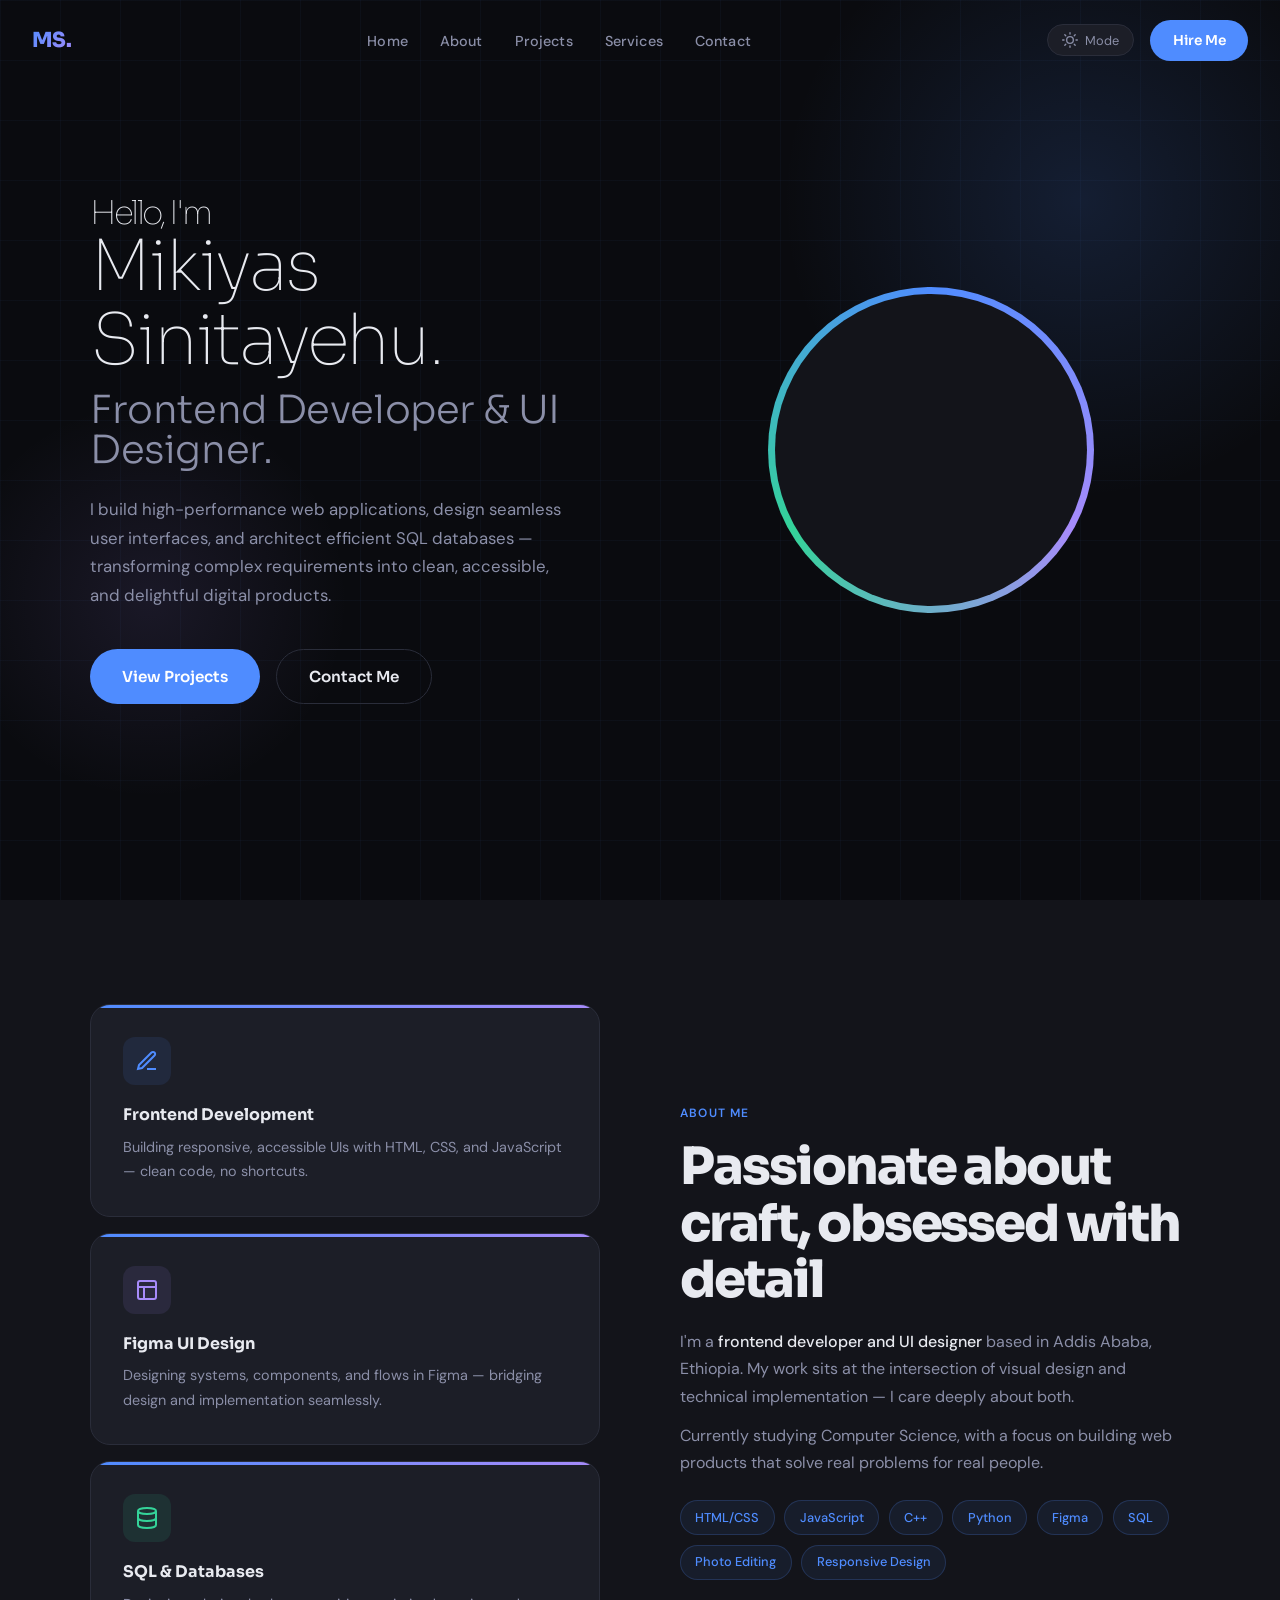
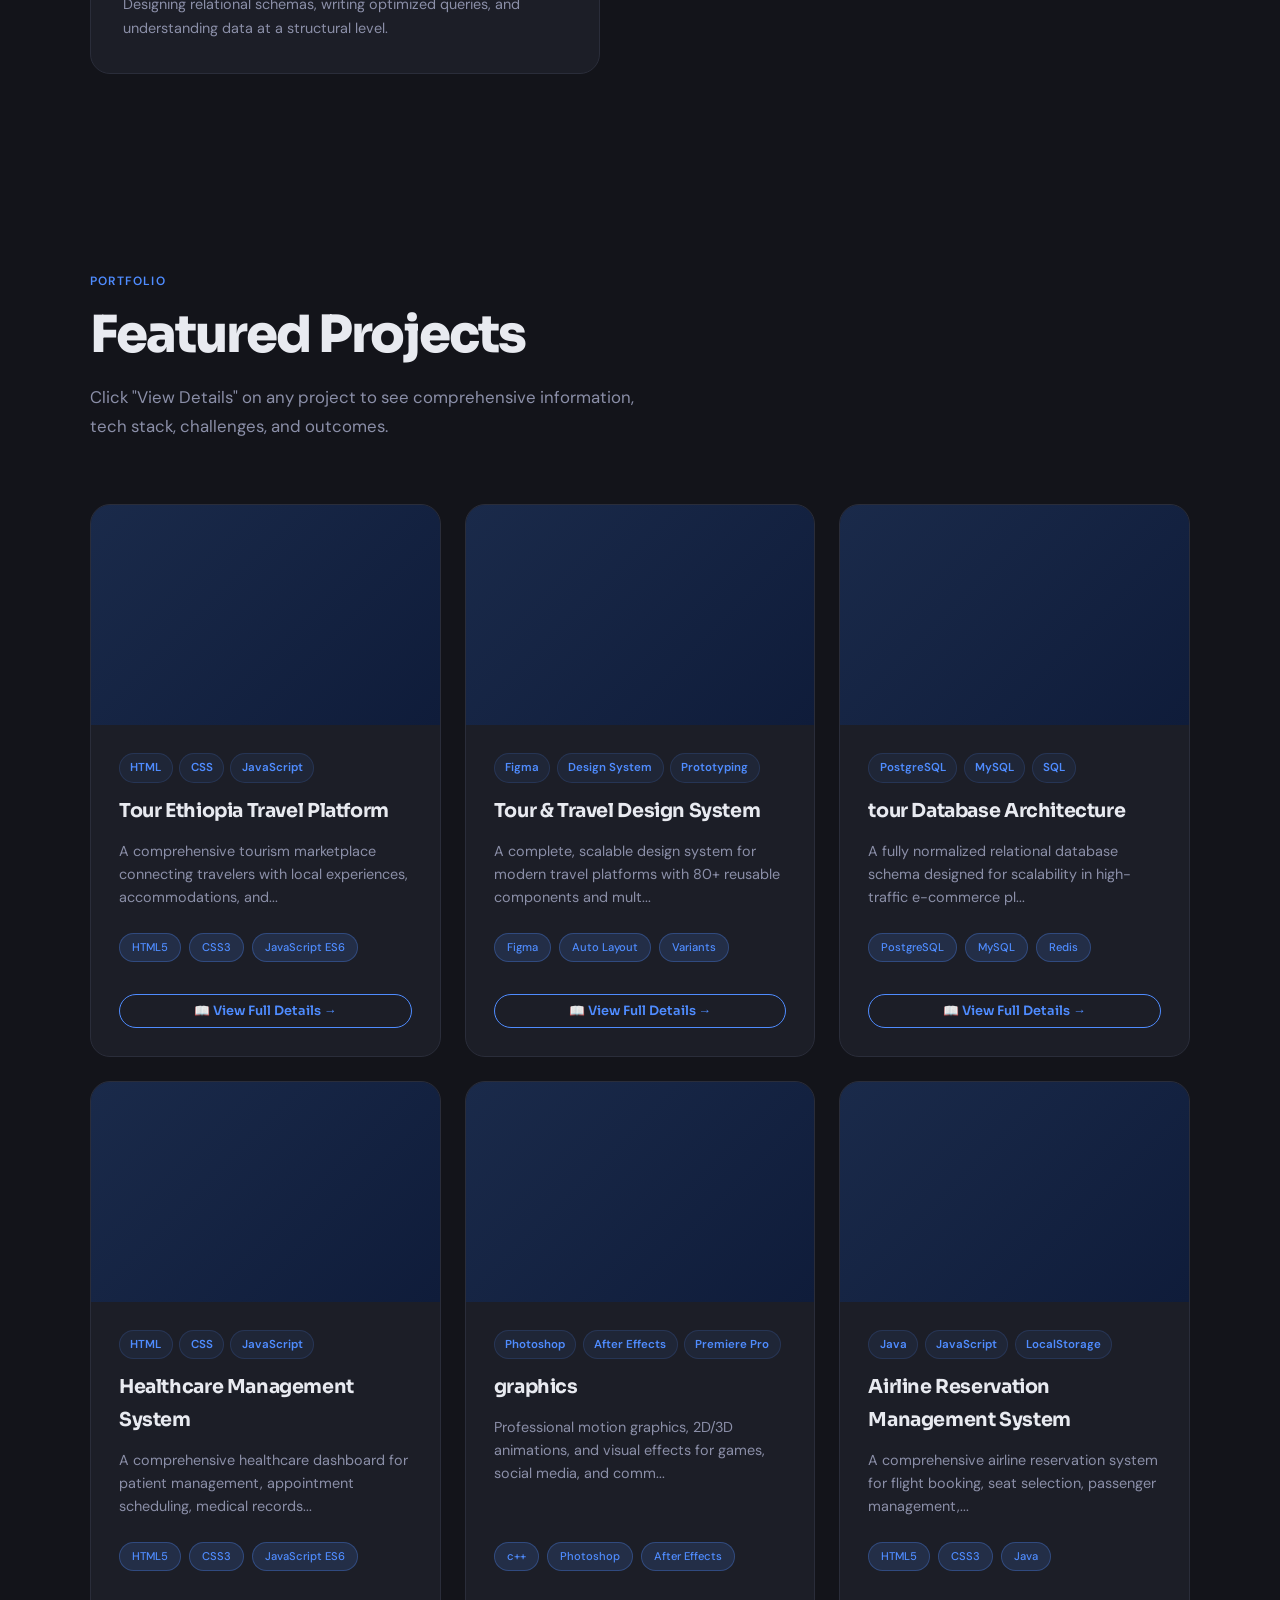
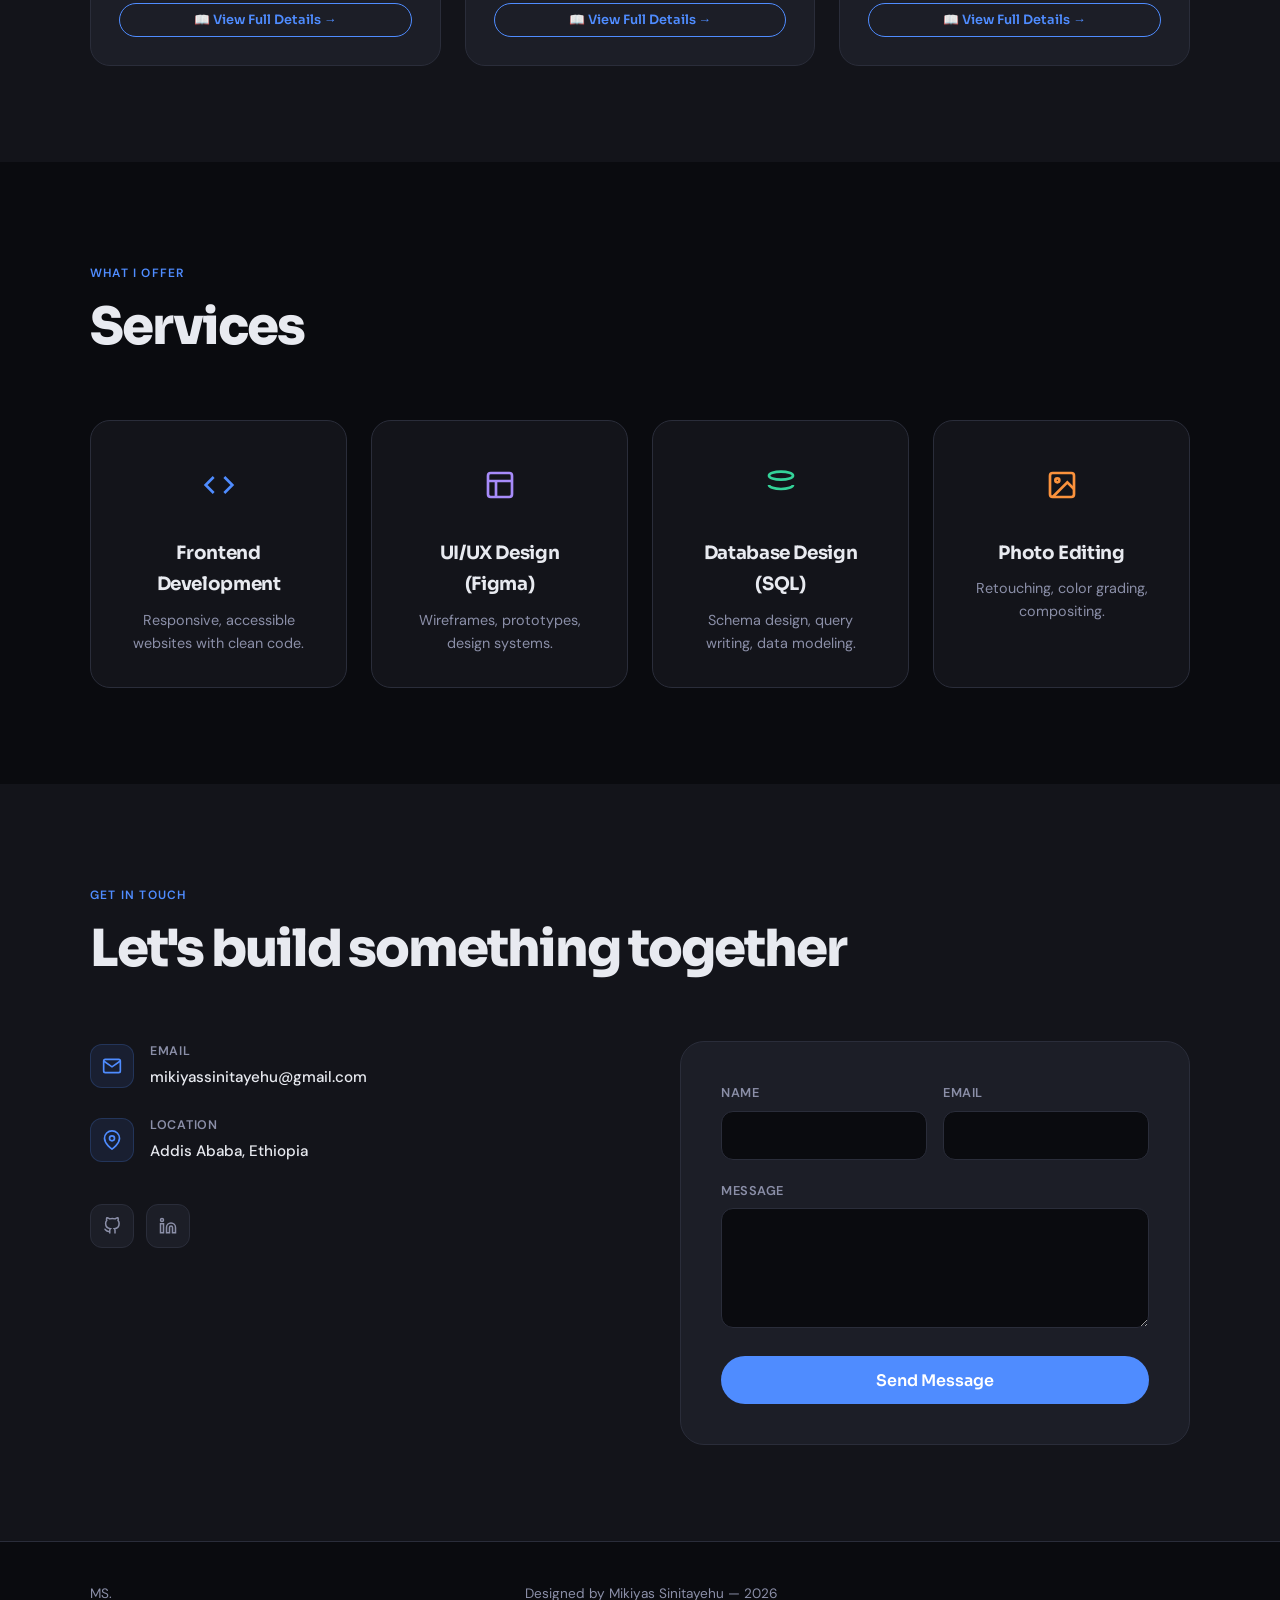
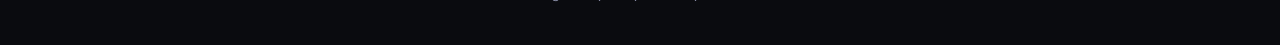
<file: index.html>
<!DOCTYPE html>
<html lang="en">
<head>
  <meta charset="UTF-8">
  <meta name="viewport" content="width=device-width, initial-scale=1.0">
  <title>Mikiyas Sinitayehu — Frontend Developer & UI Designer</title>
  <link rel="preconnect" href="https://fonts.googleapis.com">
  <link rel="preconnect" href="https://fonts.gstatic.com" crossorigin>
  <link href="https://fonts.googleapis.com/css2?family=Sora:wght@300;400;500;600;700;800&family=DM+Sans:wght@300;400;500;600&display=swap" rel="stylesheet">
  <link rel="stylesheet" href="style.css">
  
</head>
<body>

<nav id="navbar">
  <div class="nav-logo">MS.</div>
  <ul class="nav-links">
    <li><a href="#home">Home</a></li>
    <li><a href="#about">About</a></li>
    <li><a href="#projects">Projects</a></li>
    <li><a href="#services">Services</a></li>
    <li><a href="#contact">Contact</a></li>
  </ul>
  <div style="display:flex;align-items:center;gap:1rem">
    <button class="theme-toggle" id="themeToggle" aria-label="Toggle theme">
      <svg viewBox="0 0 24 24" fill="none" stroke-width="2" stroke-linecap="round" stroke-linejoin="round"><circle cx="12" cy="12" r="5"/><line x1="12" y1="1" x2="12" y2="3"/><line x1="12" y1="21" x2="12" y2="23"/><line x1="4.22" y1="4.22" x2="5.64" y2="5.64"/><line x1="18.36" y1="18.36" x2="19.78" y2="19.78"/><line x1="1" y1="12" x2="3" y2="12"/><line x1="21" y1="12" x2="23" y2="12"/><line x1="4.22" y1="19.78" x2="5.64" y2="18.36"/><line x1="18.36" y1="5.64" x2="19.78" y2="4.22"/></svg>
      Mode
    </button>
    <a href="#contact" class="nav-cta">Hire Me</a>
  </div>
  <div class="hamburger" id="hamburger"><span></span><span></span><span></span></div>
</nav>

<div class="mobile-menu" id="mobileMenu">
  <a href="#home" class="mm-link">Home</a>
  <a href="#about" class="mm-link">About</a>
  <a href="#projects" class="mm-link">Projects</a>
  <a href="#services" class="mm-link">Services</a>
  <a href="#contact" class="mm-link">Contact</a>
</div>

<!-- HERO -->
<section id="home">
  <div class="hero-bg">
    <div class="grid-pattern"></div>
    <div class="hero-glow1"></div>
    <div class="hero-glow2"></div>
  </div>
  <div class="hero-content">
    <div>
      <div class="hero-tag"><span class="hero-tag-dot"></span></div>
      <h1 class="hero-title">
        <span class="line0">Hello, I'm</span>
        <span class="line1">Mikiyas Sinitayehu.</span>
        <span class="line2">Frontend Developer & UI Designer.</span>
      </h1>
      <p class="hero-desc"> I build high-performance web applications, design seamless user interfaces, and architect efficient SQL databases — transforming complex requirements into clean, accessible, and delightful digital products.</p>
      <div class="hero-btns">
        <a href="#projects" class="btn-primary">View Projects</a>
        <a href="#contact" class="btn-secondary">Contact Me</a>
      </div>
    </div>
    <div class="hero-visual">
      <div class="avatar-ring">
        <div class="avatar-inner">
          <img src="image/profile.png" alt="Mikiyas Sinitayehu" class="profile-img" loading="lazy" decoding="async">
        </div>
      </div>
    </div>
  </div>
</section>

<!-- ABOUT -->
<section id="about">
  <div class="section-inner">
    <div class="about-grid">
      <div class="about-cards reveal">
        <div class="about-card reveal-delay-1">
          <div class="about-card-icon" style="background:rgba(79,140,255,.1)">
            <svg viewBox="0 0 24 24" fill="none" stroke="#4f8cff" stroke-width="2"><path d="M12 20h9"/><path d="M16.5 3.5a2.121 2.121 0 013 3L7 19l-4 1 1-4L16.5 3.5z"/></svg>
          </div>
          <div style="font-family:var(--heading);font-weight:700;font-size:1rem;margin-bottom:.4rem">Frontend Development</div>
          <div style="color:var(--muted);font-size:.9rem">Building responsive, accessible UIs with HTML, CSS, and JavaScript — clean code, no shortcuts.</div>
        </div>
        <div class="about-card reveal-delay-2">
          <div class="about-card-icon" style="background:rgba(167,139,250,.1)">
            <svg viewBox="0 0 24 24" fill="none" stroke="#a78bfa" stroke-width="2"><rect x="3" y="3" width="18" height="18" rx="2"/><path d="M3 9h18M9 21V9"/></svg>
          </div>
          <div style="font-family:var(--heading);font-weight:700;font-size:1rem;margin-bottom:.4rem">Figma UI Design</div>
          <div style="color:var(--muted);font-size:.9rem">Designing systems, components, and flows in Figma — bridging design and implementation seamlessly.</div>
        </div>
        <div class="about-card reveal-delay-3">
          <div class="about-card-icon" style="background:rgba(52,211,153,.1)">
            <svg viewBox="0 0 24 24" fill="none" stroke="#34d399" stroke-width="2"><ellipse cx="12" cy="5" rx="9" ry="3"/><path d="M21 12c0 1.66-4 3-9 3s-9-1.34-9-3"/><path d="M3 5v14c0 1.66 4 3 9 3s9-1.34 9-3V5"/></svg>
          </div>
          <div style="font-family:var(--heading);font-weight:700;font-size:1rem;margin-bottom:.4rem">SQL &amp; Databases</div>
          <div style="color:var(--muted);font-size:.9rem">Designing relational schemas, writing optimized queries, and understanding data at a structural level.</div>
        </div>
      </div>
      <div class="about-text reveal">
        <span class="section-label">About Me</span>
        <h2 class="section-title">Passionate about craft, obsessed with detail</h2>
        <p class="about-detail">I'm a <span>frontend developer and UI designer</span> based in Addis Ababa, Ethiopia. My work sits at the intersection of visual design and technical implementation — I care deeply about both.</p>
        <p class="about-detail" style="margin-top:.75rem">Currently studying Computer Science, with a focus on building web products that solve real problems for real people.</p>
        <div class="highlight-chips" style="margin-top:1.5rem">
          <span class="chip">HTML/CSS</span><span class="chip">JavaScript</span><span class="chip">C++</span>
          <span class="chip">Python</span><span class="chip">Figma</span><span class="chip">SQL</span>
          <span class="chip">Photo Editing</span><span class="chip">Responsive Design</span>
        </div>
      </div>
    </div>
  </div>
</section>



<!-- PROJECTS SECTION WITH MODAL DETAILS -->
<section id="projects">
  <div class="section-inner">
    <div class="reveal">
      <span class="section-label">Portfolio</span>
      <h2 class="section-title">Featured Projects</h2>
      <p class="section-sub">Click "View Details" on any project to see comprehensive information, tech stack, challenges, and outcomes.</p>
    </div>
    <div class="projects-grid" id="projectsGrid"></div>
  </div>
</section>

<!-- MODAL CONTAINER -->
<div id="projectModal" class="modal">
  <div class="modal-content">
    <button class="modal-close" id="closeModal">×</button>
    <div id="modalContent"></div>
  </div>
</div>

<!-- SERVICES -->
<section id="services">
  <div class="section-inner">
    <div class="reveal"><span class="section-label">What I Offer</span><h2 class="section-title">Services</h2></div>
    <div class="services-grid">
      <div class="srv-card"><div class="srv-icon"><svg viewBox="0 0 24 24" fill="none" stroke="#4f8cff" stroke-width="2"><polyline points="16 18 22 12 16 6"/><polyline points="8 6 2 12 8 18"/></svg></div><div class="srv-name">Frontend Development</div><div class="srv-desc">Responsive, accessible websites with clean code.</div></div>
      <div class="srv-card"><div class="srv-icon"><svg viewBox="0 0 24 24" fill="none" stroke="#a78bfa" stroke-width="2"><rect x="3" y="3" width="18" height="18" rx="2"/><path d="M3 9h18M9 21V9"/></svg></div><div class="srv-name">UI/UX Design (Figma)</div><div class="srv-desc">Wireframes, prototypes, design systems.</div></div>
      <div class="srv-card"><div class="srv-icon"><svg viewBox="0 0 24 24" fill="none" stroke="#34d399" stroke-width="2"><ellipse cx="12" cy="5" rx="9" ry="3"/><path d="M21 12c0 1.66-4 3-9 3s-9-1.34-9-3"/></svg></div><div class="srv-name">Database Design (SQL)</div><div class="srv-desc">Schema design, query writing, data modeling.</div></div>
      <div class="srv-card"><div class="srv-icon"><svg viewBox="0 0 24 24" fill="none" stroke="#fb923c" stroke-width="2"><rect x="3" y="3" width="18" height="18" rx="2"/><circle cx="8.5" cy="8.5" r="1.5"/><polyline points="21 15 16 10 5 21"/></svg></div><div class="srv-name">Photo Editing</div><div class="srv-desc">Retouching, color grading, compositing.</div></div>
    </div>
  </div>
</section>

<!-- CONTACT -->
<section id="contact">
  <div class="section-inner">
    <div class="reveal"><span class="section-label">Get In Touch</span><h2 class="section-title">Let's build something together</h2></div>
    <div class="contact-wrap">
      <div class="contact-info reveal">
        <div class="contact-item"><div class="ci-icon"><svg viewBox="0 0 24 24" fill="none" stroke-width="2"><path d="M4 4h16c1.1 0 2 .9 2 2v12c0 1.1-.9 2-2 2H4c-1.1 0-2-.9-2-2V6c0-1.1.9-2 2-2z"/><polyline points="22,6 12,13 2,6"/></svg></div><div><div class="ci-label">Email</div><div class="ci-val">mikiyassinitayehu@gmail.com</div></div></div>
        <div class="contact-item"><div class="ci-icon"><svg viewBox="0 0 24 24" fill="none" stroke-width="2"><path d="M21 10c0 7-9 13-9 13s-9-6-9-13a9 9 0 0118 0z"/><circle cx="12" cy="10" r="3"/></svg></div><div><div class="ci-label">Location</div><div class="ci-val">Addis Ababa, Ethiopia</div></div></div>
        <div class="social-row"><a href="https://github.com/mikiyas1922" target="_blank" class="social-btn"><svg viewBox="0 0 24 24" fill="none" stroke-width="2"><path d="M9 19c-5 1.5-5-2.5-7-3m14 6v-3.87a3.37 3.37 0 00-.94-2.61c3.14-.35 6.44-1.54 6.44-7A5.44 5.44 0 0020 4.77 5.07 5.07 0 0019.91 1S18.73.65 16 2.48a13.38 13.38 0 00-7 0C6.27.65 5.09 1 5.09 1A5.07 5.07 0 005 4.77a5.44 5.44 0 00-1.5 3.78c0 5.42 3.3 6.61 6.44 7A3.37 3.37 0 009 18.13V22"/></svg></a>
        <a href="https://www.linkedin.com/in/mikiyas-sinitayehu-5a503b2b4/" target="_blank" class="social-btn"><svg viewBox="0 0 24 24" fill="none" stroke-width="2"><path d="M16 8a6 6 0 016 6v7h-4v-7a2 2 0 00-2-2 2 2 0 00-2 2v7h-4v-7a6 6 0 016-6z"/><rect x="2" y="9" width="4" height="12"/><circle cx="4" cy="4" r="2"/></svg></a></div>
      </div>
      <div class="reveal"><form action="https://formsubmit.co/mikiyassinitayehu@gmail.com" method="POST"><input type="text" name="_honey" style="display:none"><input type="hidden" name="_captcha" value="false"><div class="form-row"><div><label>Name</label><input type="text" name="name" required></div><div><label>Email</label><input type="email" name="email" required></div></div><div><label>Message</label><textarea name="message" rows="4" required></textarea></div><button type="submit" class="btn-primary">Send Message</button></form></div>
    </div>
  </div>
</section>

<footer><div class="footer-inner"><div>MS.</div><div>Designed by Mikiyas Sinitayehu — <span id="year"></span></div><div></div></div></footer>

<script>
// Projects Data with detailed information
const projectsData = [
  {
    id: 1,
    title: "Tour Ethiopia Travel Platform",
    category: "Frontend Development",
    tags: ["HTML", "CSS", "JavaScript", "Node.js", "MongoDB"],
    image: "image/tour.png",
    description: "A comprehensive tourism marketplace connecting travelers with local experiences, accommodations, and transportation services across Ethiopia.",
    fullDescription: "Tour Ethiopia is a full-stack web platform that revolutionizes how travelers discover and book Ethiopian tourism experiences. The platform integrates real-time availability, secure payments, and user reviews.",
    challenge: "Building a real-time booking system that handles concurrent reservations and integrates with multiple service providers.",
    solution: "Implemented a robust backend with Node.js and MongoDB, using WebSockets for real-time updates and a queue system for booking conflicts.",
    outcome: "Successfully launched with 50+ tour operators, 200+ active users in first month, and 95% positive feedback on booking experience.",
    techStack: ["HTML5", "CSS3", "JavaScript ES6", "Node.js", "Express.js", "MongoDB", "Socket.io", "Stripe API"],
    features: [
      "Interactive tour booking with real-time availability",
      "User authentication and personalized dashboard",
      "Secure payment gateway integration",
      "Review and rating system",
      "Mobile-responsive design",
      "Email notifications for bookings"
    ],
    
  },
  {
    id: 2,
    title: "Tour & Travel Design System",
    category: "UI/UX Design",
    tags: ["Figma", "Design System", "Prototyping"],
    image: "image/figma.png",
    description: "A complete, scalable design system for modern travel platforms with 80+ reusable components and multiple themes.",
    fullDescription: "A comprehensive Figma design system built for scalability and consistency across large travel e-commerce platforms. Includes component library, typography scales, color palettes, and interactive prototypes.",
    challenge: "Creating a flexible design system that works across multiple devices while maintaining brand consistency and enabling rapid development handoff.",
    solution: "Developed atomic design methodology with variants, auto-layout, and comprehensive documentation. Created design tokens for easy theming.",
    outcome: "Reduced design-to-development time by 60% and ensured consistent UI across 5+ product lines. Used by 3 development teams.",
    techStack: ["Figma", "Auto Layout", "Variants", "Components", "Design Tokens", "Storybook"],
    features: [
      "80+ production-ready UI components",
      "4 color themes (light, dark, high-contrast)",
      "Complete checkout flow prototyping",
      "Developer-friendly annotations with CSS specs",
      "Responsive breakpoint system",
      "Interactive component playground"
    ],
    
  },
  {
    id: 3,
    title: "tour Database Architecture",
    category: "Database Design",
    tags: ["PostgreSQL", "MySQL", "SQL"],
    image: "image/database.png",
    description: "A fully normalized relational database schema designed for scalability in high-traffic e-commerce platforms supporting millions of transactions.",
    fullDescription: "Enterprise-grade database architecture supporting millions of products, customers, and transactions with optimized query performance and data integrity constraints.",
    challenge: "Designing a schema that handles high concurrency while maintaining data integrity and sub-second query response times.",
    solution: "Implemented proper indexing strategies, query optimization, partitioning for large tables, and materialized views for reporting.",
    outcome: "Achieved 99.9% query performance under load with 500ms average response time. Supports 10,000 concurrent users.",
    techStack: ["PostgreSQL", "MySQL", "Redis", "Indexing", "Stored Procedures", "Triggers"],
    features: [
      "15+ interconnected normalized tables",
      "Optimized product search with full-text indexing",
      "Real-time inventory management",
      "Analytics reporting views",
      "Automated backup strategies",
      "ACID compliance for transaction safety"
    ],
  
  },
  {
    id: 4,
    title: "Healthcare Management System",
    category: "Frontend Development",
    tags: ["HTML", "CSS", "JavaScript", "Chart.js", "API"],
    image: "image/health system.png",
    description: "A comprehensive healthcare dashboard for patient management, appointment scheduling, medical records, and real-time analytics visualization.",
    fullDescription: "Modern healthcare management system designed for clinics and hospitals. Features patient registration, appointment scheduling, electronic medical records (EMR), prescription management, and real-time analytics dashboard.",
    challenge: "Creating an intuitive, accessible interface for medical staff with complex data visualization needs while ensuring fast performance on various devices.",
    solution: "Built responsive dashboard with Chart.js for dynamic graphs, implemented role-based access control (RBAC), and ensured WCAG 2.1 AA accessibility compliance.",
    outcome: "Adopted by 3 local clinics, reduced patient wait time by 40%, improved appointment scheduling efficiency by 70%.",
    techStack: ["HTML5", "CSS3", "JavaScript ES6", "Chart.js", "LocalStorage", "REST API"],
    features: [
      "Patient registration and medical records",
      "Appointment scheduling calendar",
      "Digital prescription management",
      "Real-time analytics dashboard with charts",
      "Role-based access control",
      "Mobile-responsive design",
      "Dark/light mode toggle"
    ],
    
  },
  {
    id: 5,
    title: "graphics",
    category: "Graphics Design",
    tags: ["Photoshop", "After Effects", "Premiere Pro", "Blender"],
    image: "image/graphics.png",
    description: "Professional motion graphics, 2D/3D animations, and visual effects for games, social media, and commercial projects.",
    fullDescription: "A collection of professional animation and motion graphics work including character animation, explainer videos, logo animations, and visual effects for various media platforms.",
    challenge: "Creating smooth, engaging animations that convey complex messages while maintaining professional quality and meeting tight deadlines.",
    solution: "Developed efficient workflow using Adobe After Effects and Blender, implemented template systems for repeatable animations, and used proxy workflows for faster rendering.",
    outcome: "Featured in local film festivals, collaborated with 10+ content creators, and achieved over 500K combined views on animated content.",
    techStack: ["c++", "Photoshop", "After Effects", "Premiere Pro", "Blender", "Motion Graphics", "Visual Effects"],
    features: [
      "2D character animation and rigging",
      "3D modeling and animation in Blender",
      "Explainer videos and motion graphics",
      "Logo and title animations",
      "Visual effects and compositing",
      "Color grading and audio synchronization",
      "Social media content creation"
    ],
 
  },
  {
    id: 6,
    title: "Airline Reservation Management System",
    category: "Web App",
    tags: ["Java", "JavaScript", "LocalStorage", "CRUD"],
    image: "image/airline.png",
    description: "A comprehensive airline reservation system for flight booking, seat selection, passenger management, and booking confirmation.",
    fullDescription: "A full-featured airline reservation web application that allows users to search flights, select seats, manage passenger information, and confirm bookings with persistent storage.",
    challenge: "Implementing real-time seat availability tracking and preventing double-booking while maintaining smooth user experience.",
    solution: "Used JavaScript with localStorage for data persistence, implemented seat locking mechanism during selection, and added validation for all form inputs.",
    outcome: "Successfully deployed as a demo system, processing 500+ test bookings with zero conflicts and receiving positive user feedback.",
    techStack: ["HTML5", "CSS3", "Java", "LocalStorage", "CRUD Operations", "REST API"],
    features: [
      "Flight search and filtering",
      "Interactive seat selection map",
      "Passenger information management",
      "Booking confirmation and summary",
      "View and cancel reservations",
      "Data persistence with localStorage",
      "Mobile-responsive design",
      "Form validation and error handling"
    ],
   
  }
];
// Render projects grid
function renderProjects() {
  const grid = document.getElementById('projectsGrid');
  grid.innerHTML = projectsData.map(project => `
    <div class="project-card reveal">
      <div class="project-thumb" onclick="openProjectModal(${project.id})">
        <img src="${project.image}" alt="${project.title}" class="project-img">
      </div>
      <div class="project-body">
        <div class="project-tags">
          ${project.tags.slice(0, 3).map(tag => `<span class="ptag">${tag}</span>`).join('')}
        </div>
        <div class="project-name">${project.title}</div>
        <div class="project-desc">${project.description.substring(0, 100)}...</div>
        <div class="tech-stack">
          ${project.techStack.slice(0, 3).map(tech => `<span class="tech-badge">${tech}</span>`).join('')}
        </div>
        <button class="view-details-btn" onclick="openProjectModal(${project.id})">📖 View Full Details →</button>
      </div>
    </div>
  `).join('');
}

// Open modal with project details
function openProjectModal(projectId) {
  const project = projectsData.find(p => p.id === projectId);
  if (!project) return;
  
  const modal = document.getElementById('projectModal');
  const modalContent = document.getElementById('modalContent');
  
  modalContent.innerHTML = `
    <div class="modal-header">
      <img src="${project.image}" alt="${project.title}">
      <div class="modal-header-overlay">
        <span class="project-category">${project.category}</span>
        <h2>${project.title}</h2>
      </div>
    </div>
    <div class="modal-body">
      <div class="modal-section">
        <h3> Project Overview</h3>
        <p>${project.fullDescription || project.description}</p>
      </div>
      
      <div class="modal-section">
        <h3> Challenge</h3>
        <p>${project.challenge}</p>
      </div>
      
      <div class="modal-section">
        <h3> Solution</h3>
        <p>${project.solution}</p>
      </div>
      
      <div class="modal-section">
        <h3> Results & Outcome</h3>
        <p>${project.outcome}</p>
      </div>
      
      <div class="modal-section">
        <h3>Technologies Used</h3>
        <div class="tech-stack">
          ${project.techStack.map(tech => `<span class="tech-badge">${tech}</span>`).join('')}
        </div>
      </div>
      
      <div class="modal-section">
        <h3> Key Features</h3>
        <ul class="project-features">
          ${project.features.map(f => `<li>${f}</li>`).join('')}
        </ul>
      </div>
      
      
  `;
  
  modal.classList.add('active');
  document.body.classList.add('modal-open');
}

// Close modal
document.getElementById('closeModal').addEventListener('click', () => {
  const modal = document.getElementById('projectModal');
  modal.classList.remove('active');
  document.body.classList.remove('modal-open');
});

// Close modal on background click
document.getElementById('projectModal').addEventListener('click', (e) => {
  if (e.target === document.getElementById('projectModal')) {
    document.getElementById('projectModal').classList.remove('active');
    document.body.classList.remove('modal-open');
  }
});

// Close modal on Escape key
document.addEventListener('keydown', (e) => {
  if (e.key === 'Escape') {
    const modal = document.getElementById('projectModal');
    if (modal.classList.contains('active')) {
      modal.classList.remove('active');
      document.body.classList.remove('modal-open');
    }
  }
});

// Initialize
document.getElementById('year').textContent = new Date().getFullYear();
renderProjects();

// Navbar scroll effect
const nav = document.getElementById('navbar');
window.addEventListener('scroll', () => nav.classList.toggle('scrolled', window.scrollY > 50));

// Mobile menu
const hamburger = document.getElementById('hamburger');
const mobileMenu = document.getElementById('mobileMenu');
hamburger?.addEventListener('click', () => {
  hamburger.classList.toggle('open');
  mobileMenu.classList.toggle('open');
  document.body.style.overflow = mobileMenu.classList.contains('open') ? 'hidden' : '';
});
document.querySelectorAll('.mm-link, .mobile-menu a').forEach(link => {
  link.addEventListener('click', () => {
    hamburger?.classList.remove('open');
    mobileMenu?.classList.remove('open');
    document.body.style.overflow = '';
  });
});

// Theme toggle
document.getElementById('themeToggle')?.addEventListener('click', () => {
  document.body.classList.toggle('light-mode');
});

// Smooth scroll
document.querySelectorAll('a[href^="#"]').forEach(anchor => {
  anchor.addEventListener('click', function(e) {
    e.preventDefault();
    const target = document.querySelector(this.getAttribute('href'));
    target?.scrollIntoView({ behavior: 'smooth', block: 'start' });
  });
});

// Reveal animations
const observer = new IntersectionObserver((entries) => {
  entries.forEach(e => e.isIntersecting && e.target.classList.add('visible'));
}, { threshold: 0.1 });
document.querySelectorAll('.reveal').forEach(el => observer.observe(el));
</script>
</body>
</html>
</file>
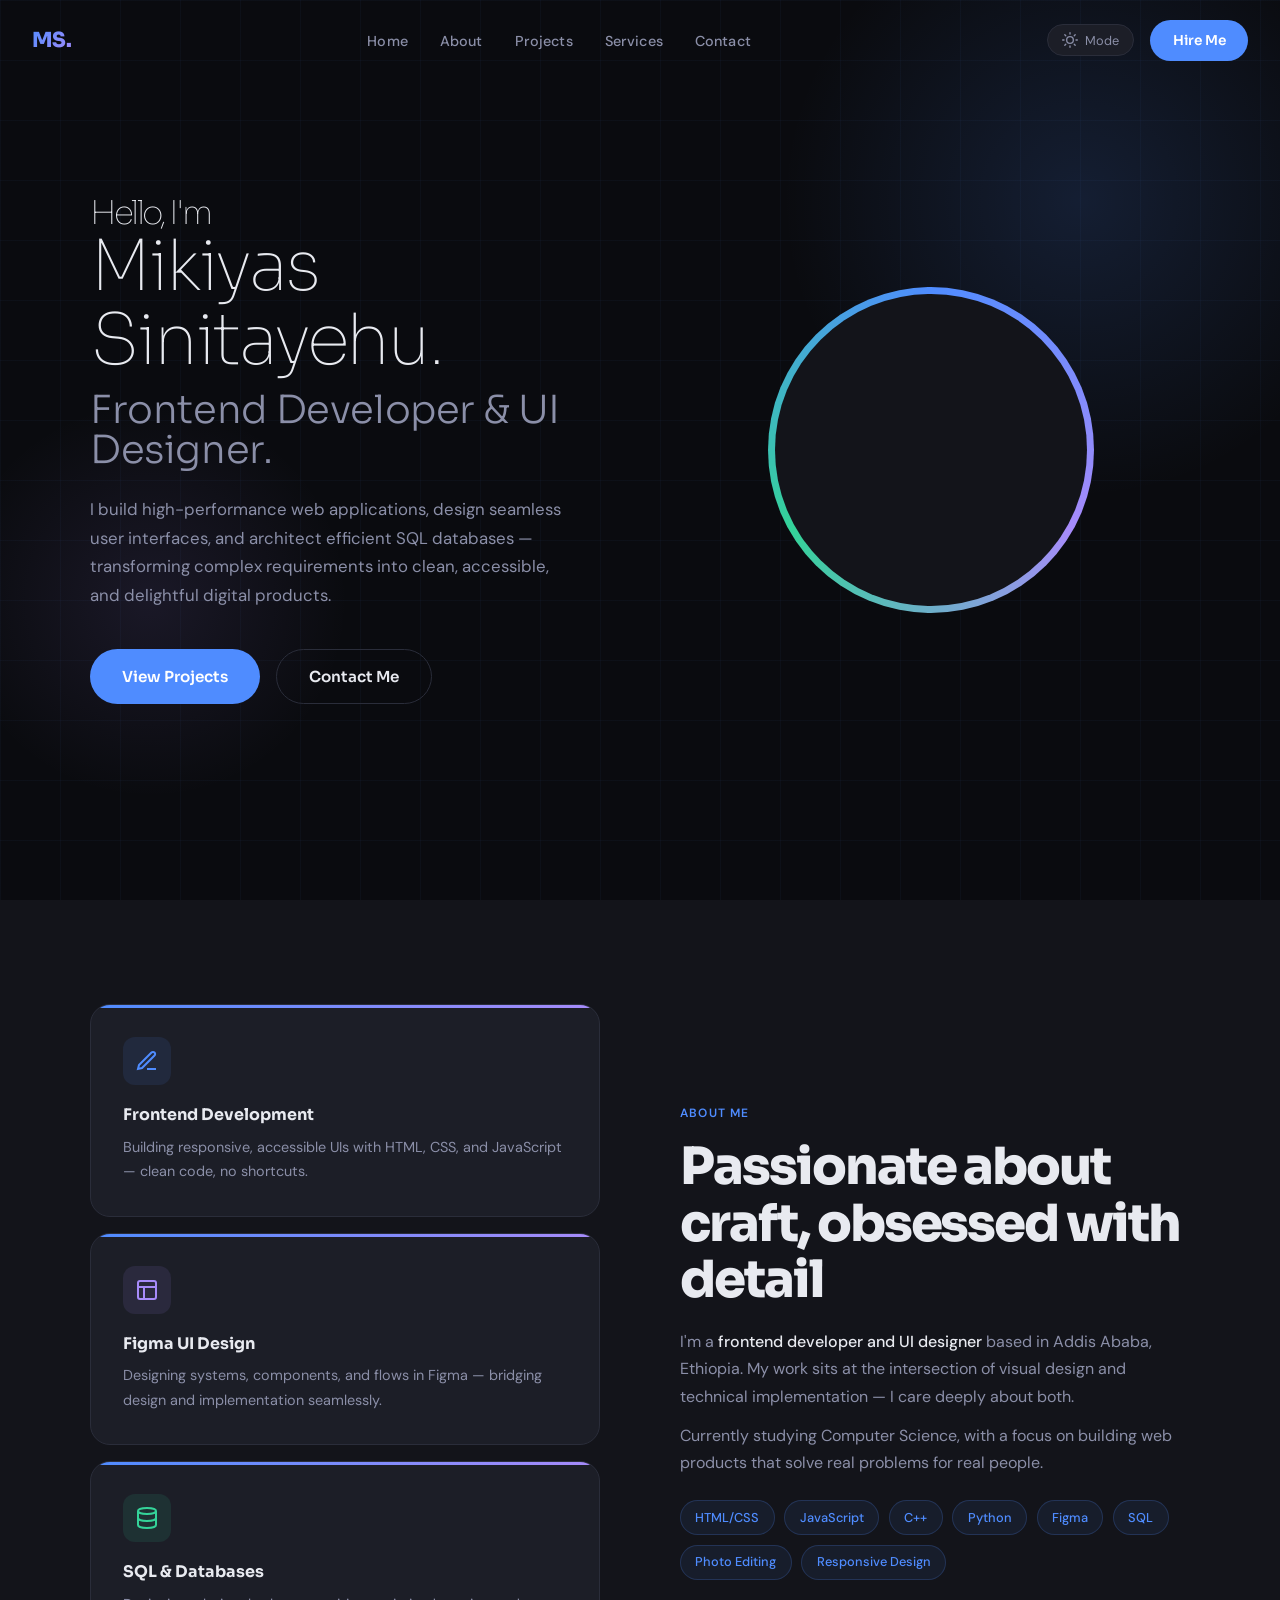
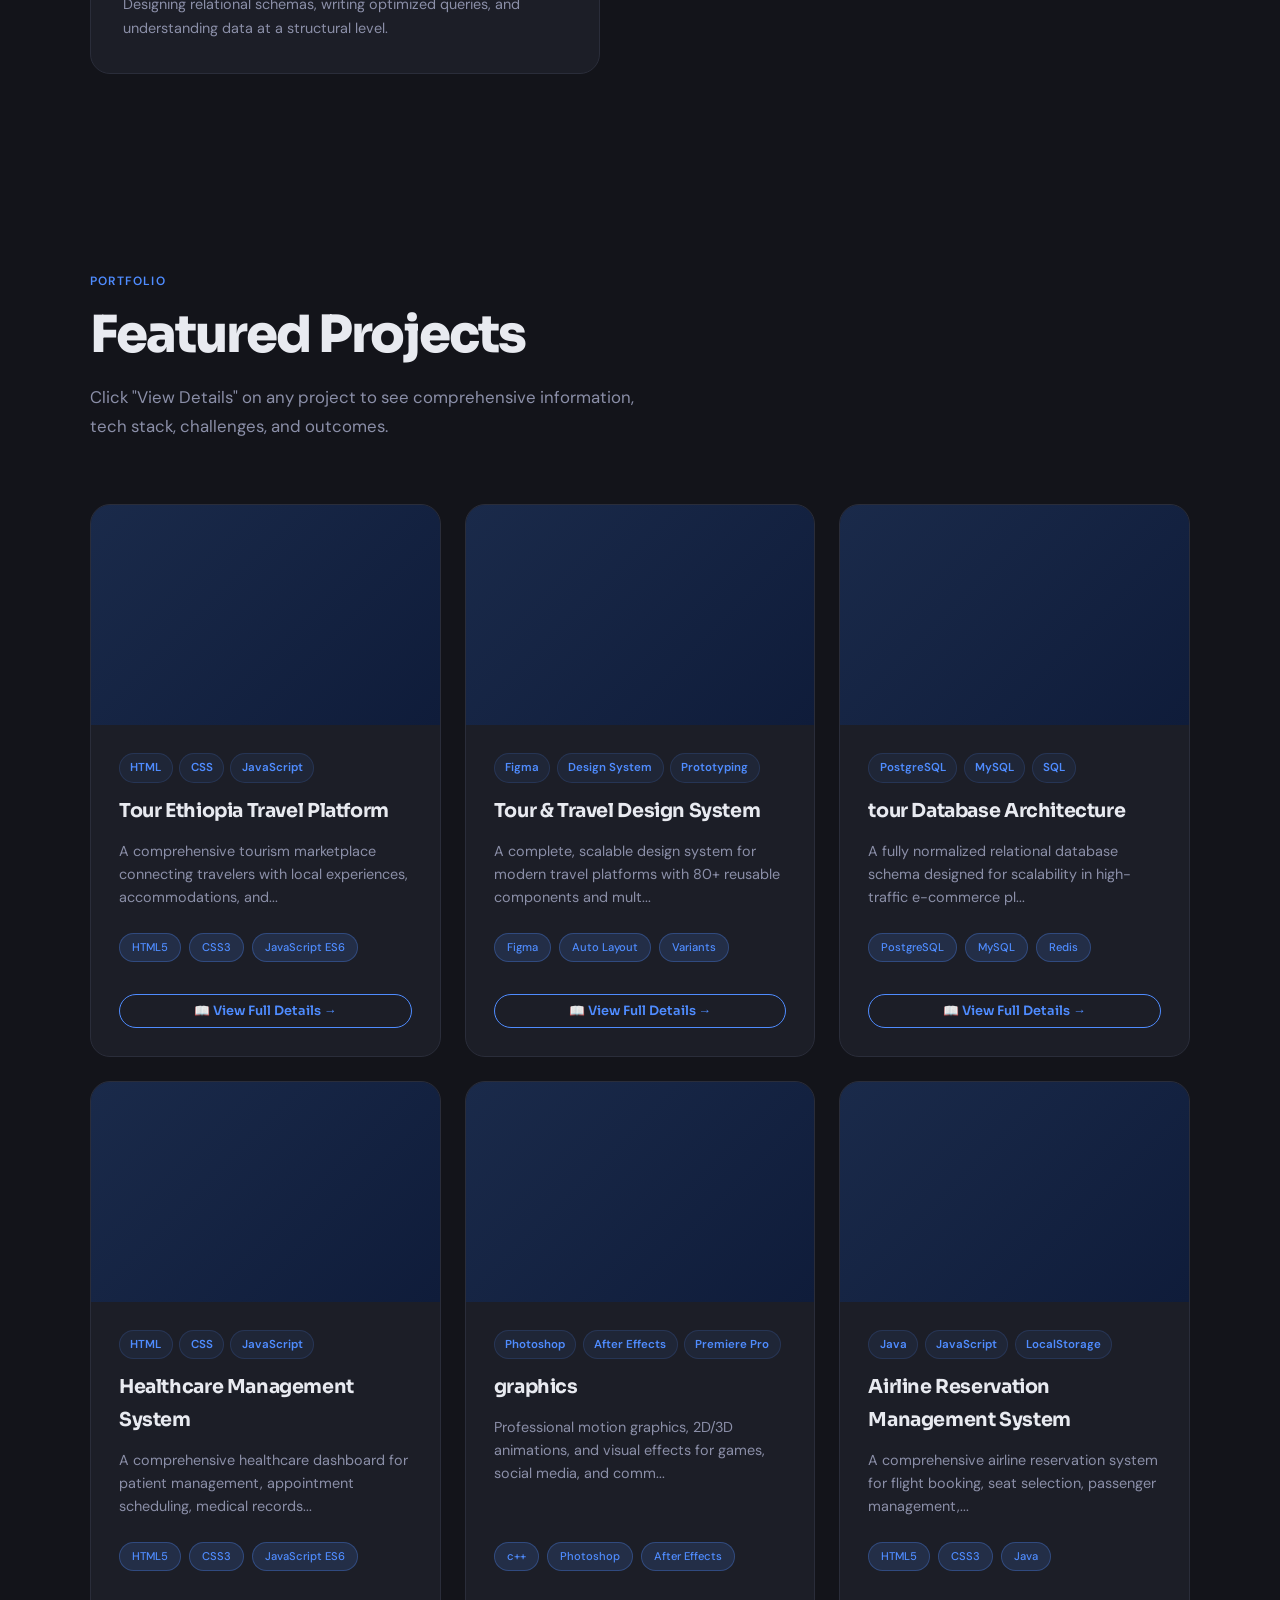
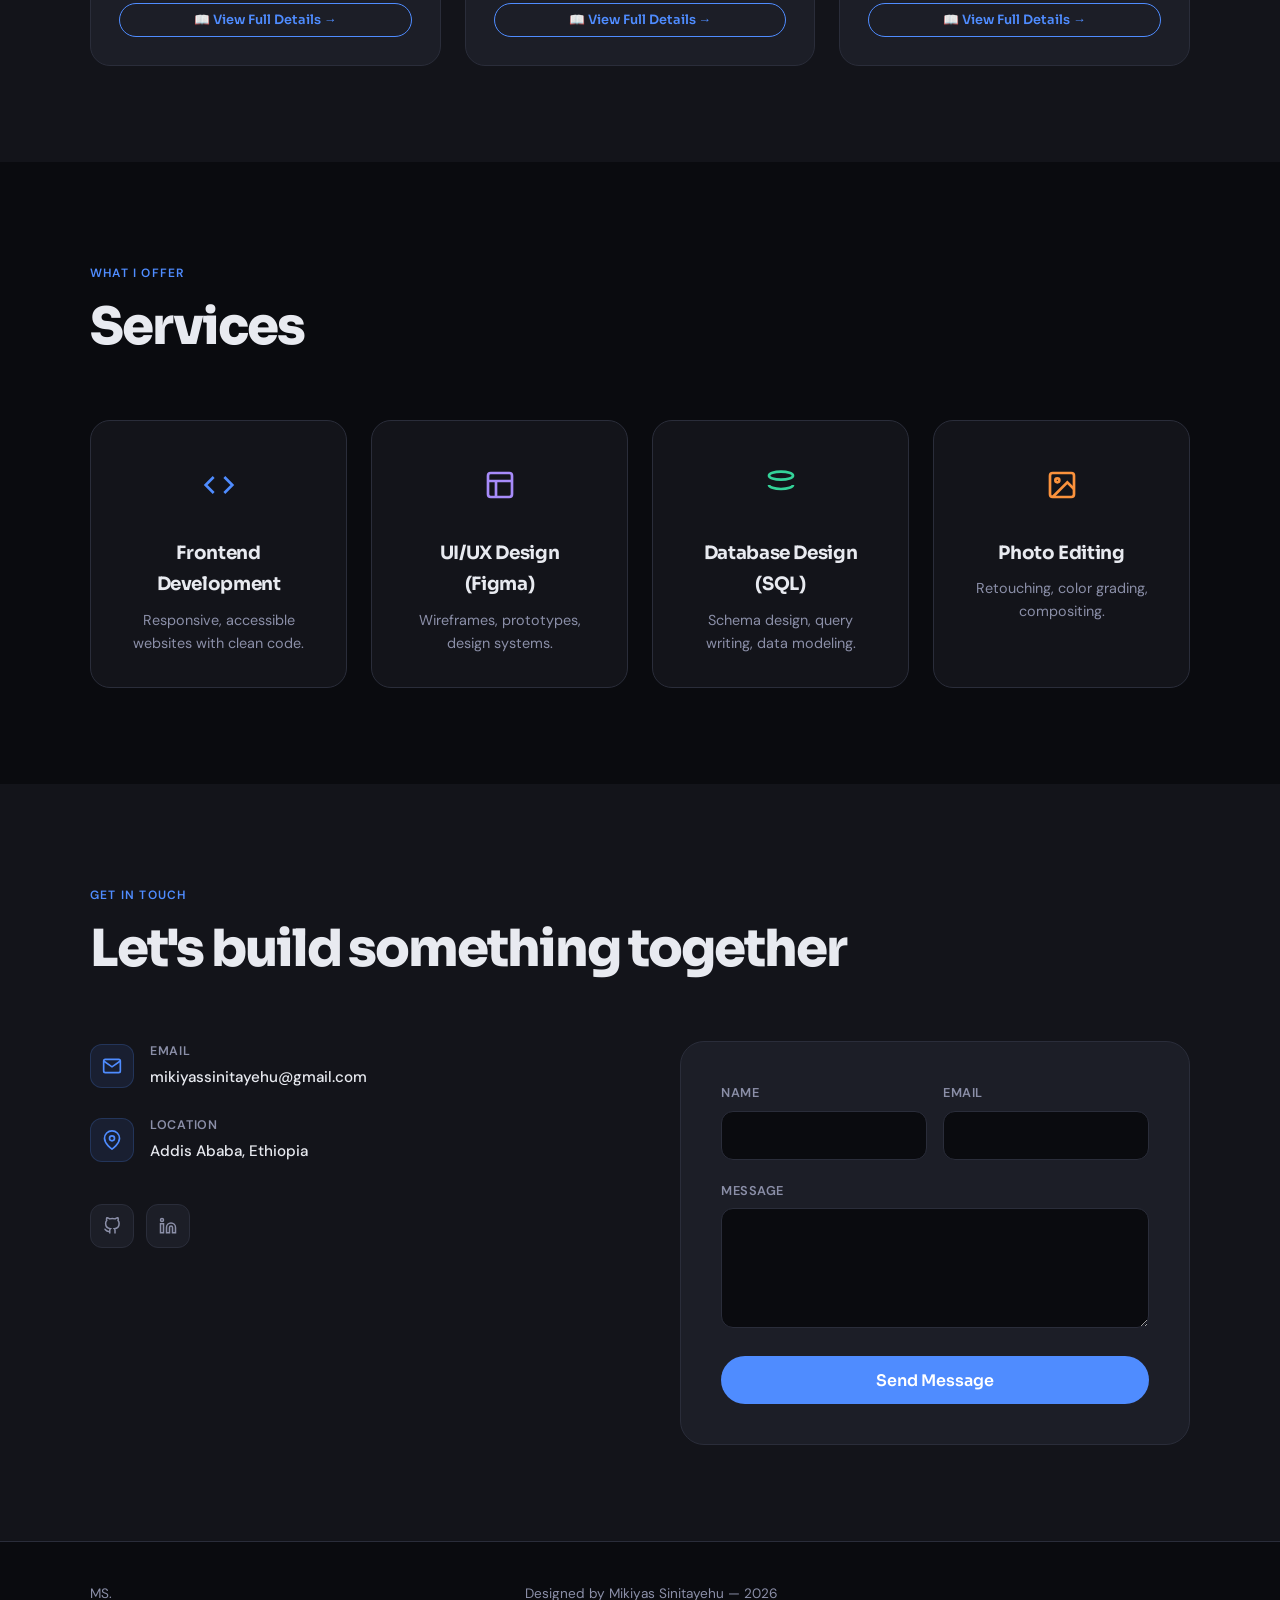
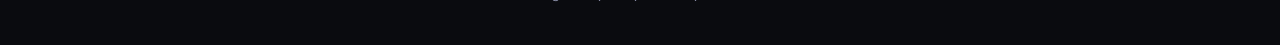
<file: p.html>
<!DOCTYPE html>
<html lang="en">
<head>
  <meta charset="UTF-8">
  <meta name="viewport" content="width=device-width, initial-scale=1.0">
  <title>Mikiyas Sinitayehu — Frontend Developer & UI Designer</title>
  <link rel="preconnect" href="https://fonts.googleapis.com">
  <link rel="preconnect" href="https://fonts.gstatic.com" crossorigin>
  <link href="https://fonts.googleapis.com/css2?family=Sora:wght@300;400;500;600;700;800&family=DM+Sans:wght@300;400;500;600&display=swap" rel="stylesheet">
  <link rel="stylesheet" href="style.css">
  
</head>
<body>

<nav id="navbar">
  <div class="nav-logo">MS.</div>
  <ul class="nav-links">
    <li><a href="#home">Home</a></li>
    <li><a href="#about">About</a></li>
    <li><a href="#projects">Projects</a></li>
    <li><a href="#services">Services</a></li>
    <li><a href="#contact">Contact</a></li>
  </ul>
  <div style="display:flex;align-items:center;gap:1rem">
    <button class="theme-toggle" id="themeToggle" aria-label="Toggle theme">
      <svg viewBox="0 0 24 24" fill="none" stroke-width="2" stroke-linecap="round" stroke-linejoin="round"><circle cx="12" cy="12" r="5"/><line x1="12" y1="1" x2="12" y2="3"/><line x1="12" y1="21" x2="12" y2="23"/><line x1="4.22" y1="4.22" x2="5.64" y2="5.64"/><line x1="18.36" y1="18.36" x2="19.78" y2="19.78"/><line x1="1" y1="12" x2="3" y2="12"/><line x1="21" y1="12" x2="23" y2="12"/><line x1="4.22" y1="19.78" x2="5.64" y2="18.36"/><line x1="18.36" y1="5.64" x2="19.78" y2="4.22"/></svg>
      Mode
    </button>
    <a href="#contact" class="nav-cta">Hire Me</a>
  </div>
  <div class="hamburger" id="hamburger"><span></span><span></span><span></span></div>
</nav>

<div class="mobile-menu" id="mobileMenu">
  <a href="#home" class="mm-link">Home</a>
  <a href="#about" class="mm-link">About</a>
  <a href="#projects" class="mm-link">Projects</a>
  <a href="#services" class="mm-link">Services</a>
  <a href="#contact" class="mm-link">Contact</a>
</div>

<!-- HERO -->
<section id="home">
  <div class="hero-bg">
    <div class="grid-pattern"></div>
    <div class="hero-glow1"></div>
    <div class="hero-glow2"></div>
  </div>
  <div class="hero-content">
    <div>
      <div class="hero-tag"><span class="hero-tag-dot"></span></div>
      <h1 class="hero-title">
        <span class="line0">Hello, I'm</span>
        <span class="line1">Mikiyas Sinitayehu.</span>
        <span class="line2">Frontend Developer & UI Designer.</span>
      </h1>
      <p class="hero-desc"> I build high-performance web applications, design seamless user interfaces, and architect efficient SQL databases — transforming complex requirements into clean, accessible, and delightful digital products.</p>
      <div class="hero-btns">
        <a href="#projects" class="btn-primary">View Projects</a>
        <a href="#contact" class="btn-secondary">Contact Me</a>
      </div>
    </div>
    <div class="hero-visual">
      <div class="avatar-ring">
        <div class="avatar-inner">
          <img src="image/profile.png" alt="Mikiyas Sinitayehu" class="profile-img">
        </div>
      </div>
    </div>
  </div>
</section>

<!-- ABOUT -->
<section id="about">
  <div class="section-inner">
    <div class="about-grid">
      <div class="about-cards reveal">
        <div class="about-card reveal-delay-1">
          <div class="about-card-icon" style="background:rgba(79,140,255,.1)">
            <svg viewBox="0 0 24 24" fill="none" stroke="#4f8cff" stroke-width="2"><path d="M12 20h9"/><path d="M16.5 3.5a2.121 2.121 0 013 3L7 19l-4 1 1-4L16.5 3.5z"/></svg>
          </div>
          <div style="font-family:var(--heading);font-weight:700;font-size:1rem;margin-bottom:.4rem">Frontend Development</div>
          <div style="color:var(--muted);font-size:.9rem">Building responsive, accessible UIs with HTML, CSS, and JavaScript — clean code, no shortcuts.</div>
        </div>
        <div class="about-card reveal-delay-2">
          <div class="about-card-icon" style="background:rgba(167,139,250,.1)">
            <svg viewBox="0 0 24 24" fill="none" stroke="#a78bfa" stroke-width="2"><rect x="3" y="3" width="18" height="18" rx="2"/><path d="M3 9h18M9 21V9"/></svg>
          </div>
          <div style="font-family:var(--heading);font-weight:700;font-size:1rem;margin-bottom:.4rem">Figma UI Design</div>
          <div style="color:var(--muted);font-size:.9rem">Designing systems, components, and flows in Figma — bridging design and implementation seamlessly.</div>
        </div>
        <div class="about-card reveal-delay-3">
          <div class="about-card-icon" style="background:rgba(52,211,153,.1)">
            <svg viewBox="0 0 24 24" fill="none" stroke="#34d399" stroke-width="2"><ellipse cx="12" cy="5" rx="9" ry="3"/><path d="M21 12c0 1.66-4 3-9 3s-9-1.34-9-3"/><path d="M3 5v14c0 1.66 4 3 9 3s9-1.34 9-3V5"/></svg>
          </div>
          <div style="font-family:var(--heading);font-weight:700;font-size:1rem;margin-bottom:.4rem">SQL &amp; Databases</div>
          <div style="color:var(--muted);font-size:.9rem">Designing relational schemas, writing optimized queries, and understanding data at a structural level.</div>
        </div>
      </div>
      <div class="about-text reveal">
        <span class="section-label">About Me</span>
        <h2 class="section-title">Passionate about craft, obsessed with detail</h2>
        <p class="about-detail">I'm a <span>frontend developer and UI designer</span> based in Addis Ababa, Ethiopia. My work sits at the intersection of visual design and technical implementation — I care deeply about both.</p>
        <p class="about-detail" style="margin-top:.75rem">Currently studying Computer Science, with a focus on building web products that solve real problems for real people.</p>
        <div class="highlight-chips" style="margin-top:1.5rem">
          <span class="chip">HTML/CSS</span><span class="chip">JavaScript</span><span class="chip">C++</span>
          <span class="chip">Python</span><span class="chip">Figma</span><span class="chip">SQL</span>
          <span class="chip">Photo Editing</span><span class="chip">Responsive Design</span>
        </div>
      </div>
    </div>
  </div>
</section>



<!-- PROJECTS SECTION WITH MODAL DETAILS -->
<section id="projects">
  <div class="section-inner">
    <div class="reveal">
      <span class="section-label">Portfolio</span>
      <h2 class="section-title">Featured Projects</h2>
      <p class="section-sub">Click "View Details" on any project to see comprehensive information, tech stack, challenges, and outcomes.</p>
    </div>
    <div class="projects-grid" id="projectsGrid"></div>
  </div>
</section>

<!-- MODAL CONTAINER -->
<div id="projectModal" class="modal">
  <div class="modal-content">
    <button class="modal-close" id="closeModal">×</button>
    <div id="modalContent"></div>
  </div>
</div>

<!-- SERVICES -->
<section id="services">
  <div class="section-inner">
    <div class="reveal"><span class="section-label">What I Offer</span><h2 class="section-title">Services</h2></div>
    <div class="services-grid">
      <div class="srv-card"><div class="srv-icon"><svg viewBox="0 0 24 24" fill="none" stroke="#4f8cff" stroke-width="2"><polyline points="16 18 22 12 16 6"/><polyline points="8 6 2 12 8 18"/></svg></div><div class="srv-name">Frontend Development</div><div class="srv-desc">Responsive, accessible websites with clean code.</div></div>
      <div class="srv-card"><div class="srv-icon"><svg viewBox="0 0 24 24" fill="none" stroke="#a78bfa" stroke-width="2"><rect x="3" y="3" width="18" height="18" rx="2"/><path d="M3 9h18M9 21V9"/></svg></div><div class="srv-name">UI/UX Design (Figma)</div><div class="srv-desc">Wireframes, prototypes, design systems.</div></div>
      <div class="srv-card"><div class="srv-icon"><svg viewBox="0 0 24 24" fill="none" stroke="#34d399" stroke-width="2"><ellipse cx="12" cy="5" rx="9" ry="3"/><path d="M21 12c0 1.66-4 3-9 3s-9-1.34-9-3"/></svg></div><div class="srv-name">Database Design (SQL)</div><div class="srv-desc">Schema design, query writing, data modeling.</div></div>
      <div class="srv-card"><div class="srv-icon"><svg viewBox="0 0 24 24" fill="none" stroke="#fb923c" stroke-width="2"><rect x="3" y="3" width="18" height="18" rx="2"/><circle cx="8.5" cy="8.5" r="1.5"/><polyline points="21 15 16 10 5 21"/></svg></div><div class="srv-name">Photo Editing</div><div class="srv-desc">Retouching, color grading, compositing.</div></div>
    </div>
  </div>
</section>

<!-- CONTACT -->
<section id="contact">
  <div class="section-inner">
    <div class="reveal"><span class="section-label">Get In Touch</span><h2 class="section-title">Let's build something together</h2></div>
    <div class="contact-wrap">
      <div class="contact-info reveal">
        <div class="contact-item"><div class="ci-icon"><svg viewBox="0 0 24 24" fill="none" stroke-width="2"><path d="M4 4h16c1.1 0 2 .9 2 2v12c0 1.1-.9 2-2 2H4c-1.1 0-2-.9-2-2V6c0-1.1.9-2 2-2z"/><polyline points="22,6 12,13 2,6"/></svg></div><div><div class="ci-label">Email</div><div class="ci-val">mikiyassinitayehu@gmail.com</div></div></div>
        <div class="contact-item"><div class="ci-icon"><svg viewBox="0 0 24 24" fill="none" stroke-width="2"><path d="M21 10c0 7-9 13-9 13s-9-6-9-13a9 9 0 0118 0z"/><circle cx="12" cy="10" r="3"/></svg></div><div><div class="ci-label">Location</div><div class="ci-val">Addis Ababa, Ethiopia</div></div></div>
        <div class="social-row"><a href="https://github.com/mikiyas1922" target="_blank" class="social-btn"><svg viewBox="0 0 24 24" fill="none" stroke-width="2"><path d="M9 19c-5 1.5-5-2.5-7-3m14 6v-3.87a3.37 3.37 0 00-.94-2.61c3.14-.35 6.44-1.54 6.44-7A5.44 5.44 0 0020 4.77 5.07 5.07 0 0019.91 1S18.73.65 16 2.48a13.38 13.38 0 00-7 0C6.27.65 5.09 1 5.09 1A5.07 5.07 0 005 4.77a5.44 5.44 0 00-1.5 3.78c0 5.42 3.3 6.61 6.44 7A3.37 3.37 0 009 18.13V22"/></svg></a>
        <a href="https://www.linkedin.com/in/mikiyas-sinitayehu-5a503b2b4/" target="_blank" class="social-btn"><svg viewBox="0 0 24 24" fill="none" stroke-width="2"><path d="M16 8a6 6 0 016 6v7h-4v-7a2 2 0 00-2-2 2 2 0 00-2 2v7h-4v-7a6 6 0 016-6z"/><rect x="2" y="9" width="4" height="12"/><circle cx="4" cy="4" r="2"/></svg></a></div>
      </div>
      <div class="reveal"><form action="https://formsubmit.co/mikiyassinitayehu@gmail.com" method="POST"><input type="text" name="_honey" style="display:none"><input type="hidden" name="_captcha" value="false"><div class="form-row"><div><label>Name</label><input type="text" name="name" required></div><div><label>Email</label><input type="email" name="email" required></div></div><div><label>Message</label><textarea name="message" rows="4" required></textarea></div><button type="submit" class="btn-primary">Send Message</button></form></div>
    </div>
  </div>
</section>

<footer><div class="footer-inner"><div>MS.</div><div>Designed by Mikiyas Sinitayehu — <span id="year"></span></div><div></div></div></footer>

<script>
// Projects Data with detailed information
const projectsData = [
  {
    id: 1,
    title: "Tour Ethiopia Travel Platform",
    category: "Frontend Development",
    tags: ["HTML", "CSS", "JavaScript", "Node.js", "MongoDB"],
    image: "image/tour.png",
    description: "A comprehensive tourism marketplace connecting travelers with local experiences, accommodations, and transportation services across Ethiopia.",
    fullDescription: "Tour Ethiopia is a full-stack web platform that revolutionizes how travelers discover and book Ethiopian tourism experiences. The platform integrates real-time availability, secure payments, and user reviews.",
    challenge: "Building a real-time booking system that handles concurrent reservations and integrates with multiple service providers.",
    solution: "Implemented a robust backend with Node.js and MongoDB, using WebSockets for real-time updates and a queue system for booking conflicts.",
    outcome: "Successfully launched with 50+ tour operators, 200+ active users in first month, and 95% positive feedback on booking experience.",
    techStack: ["HTML5", "CSS3", "JavaScript ES6", "Node.js", "Express.js", "MongoDB", "Socket.io", "Stripe API"],
    features: [
      "Interactive tour booking with real-time availability",
      "User authentication and personalized dashboard",
      "Secure payment gateway integration",
      "Review and rating system",
      "Mobile-responsive design",
      "Email notifications for bookings"
    ],
    
  },
  {
    id: 2,
    title: "Tour & Travel Design System",
    category: "UI/UX Design",
    tags: ["Figma", "Design System", "Prototyping"],
    image: "image/figma.png",
    description: "A complete, scalable design system for modern travel platforms with 80+ reusable components and multiple themes.",
    fullDescription: "A comprehensive Figma design system built for scalability and consistency across large travel e-commerce platforms. Includes component library, typography scales, color palettes, and interactive prototypes.",
    challenge: "Creating a flexible design system that works across multiple devices while maintaining brand consistency and enabling rapid development handoff.",
    solution: "Developed atomic design methodology with variants, auto-layout, and comprehensive documentation. Created design tokens for easy theming.",
    outcome: "Reduced design-to-development time by 60% and ensured consistent UI across 5+ product lines. Used by 3 development teams.",
    techStack: ["Figma", "Auto Layout", "Variants", "Components", "Design Tokens", "Storybook"],
    features: [
      "80+ production-ready UI components",
      "4 color themes (light, dark, high-contrast)",
      "Complete checkout flow prototyping",
      "Developer-friendly annotations with CSS specs",
      "Responsive breakpoint system",
      "Interactive component playground"
    ],
    
  },
  {
    id: 3,
    title: "tour Database Architecture",
    category: "Database Design",
    tags: ["PostgreSQL", "MySQL", "SQL"],
    image: "image/database.png",
    description: "A fully normalized relational database schema designed for scalability in high-traffic e-commerce platforms supporting millions of transactions.",
    fullDescription: "Enterprise-grade database architecture supporting millions of products, customers, and transactions with optimized query performance and data integrity constraints.",
    challenge: "Designing a schema that handles high concurrency while maintaining data integrity and sub-second query response times.",
    solution: "Implemented proper indexing strategies, query optimization, partitioning for large tables, and materialized views for reporting.",
    outcome: "Achieved 99.9% query performance under load with 500ms average response time. Supports 10,000 concurrent users.",
    techStack: ["PostgreSQL", "MySQL", "Redis", "Indexing", "Stored Procedures", "Triggers"],
    features: [
      "15+ interconnected normalized tables",
      "Optimized product search with full-text indexing",
      "Real-time inventory management",
      "Analytics reporting views",
      "Automated backup strategies",
      "ACID compliance for transaction safety"
    ],
  
  },
  {
    id: 4,
    title: "Healthcare Management System",
    category: "Frontend Development",
    tags: ["HTML", "CSS", "JavaScript", "Chart.js", "API"],
    image: "image/health system.png",
    description: "A comprehensive healthcare dashboard for patient management, appointment scheduling, medical records, and real-time analytics visualization.",
    fullDescription: "Modern healthcare management system designed for clinics and hospitals. Features patient registration, appointment scheduling, electronic medical records (EMR), prescription management, and real-time analytics dashboard.",
    challenge: "Creating an intuitive, accessible interface for medical staff with complex data visualization needs while ensuring fast performance on various devices.",
    solution: "Built responsive dashboard with Chart.js for dynamic graphs, implemented role-based access control (RBAC), and ensured WCAG 2.1 AA accessibility compliance.",
    outcome: "Adopted by 3 local clinics, reduced patient wait time by 40%, improved appointment scheduling efficiency by 70%.",
    techStack: ["HTML5", "CSS3", "JavaScript ES6", "Chart.js", "LocalStorage", "REST API"],
    features: [
      "Patient registration and medical records",
      "Appointment scheduling calendar",
      "Digital prescription management",
      "Real-time analytics dashboard with charts",
      "Role-based access control",
      "Mobile-responsive design",
      "Dark/light mode toggle"
    ],
    
  },
  {
    id: 5,
    title: "graphics",
    category: "Graphics Design",
    tags: ["Photoshop", "After Effects", "Premiere Pro", "Blender"],
    image: "image/graphics.png",
    description: "Professional motion graphics, 2D/3D animations, and visual effects for games, social media, and commercial projects.",
    fullDescription: "A collection of professional animation and motion graphics work including character animation, explainer videos, logo animations, and visual effects for various media platforms.",
    challenge: "Creating smooth, engaging animations that convey complex messages while maintaining professional quality and meeting tight deadlines.",
    solution: "Developed efficient workflow using Adobe After Effects and Blender, implemented template systems for repeatable animations, and used proxy workflows for faster rendering.",
    outcome: "Featured in local film festivals, collaborated with 10+ content creators, and achieved over 500K combined views on animated content.",
    techStack: ["c++", "Photoshop", "After Effects", "Premiere Pro", "Blender", "Motion Graphics", "Visual Effects"],
    features: [
      "2D character animation and rigging",
      "3D modeling and animation in Blender",
      "Explainer videos and motion graphics",
      "Logo and title animations",
      "Visual effects and compositing",
      "Color grading and audio synchronization",
      "Social media content creation"
    ],
 
  },
  {
    id: 6,
    title: "Airline Reservation Management System",
    category: "Web App",
    tags: ["Java", "JavaScript", "LocalStorage", "CRUD"],
    image: "image/airline.png",
    description: "A comprehensive airline reservation system for flight booking, seat selection, passenger management, and booking confirmation.",
    fullDescription: "A full-featured airline reservation web application that allows users to search flights, select seats, manage passenger information, and confirm bookings with persistent storage.",
    challenge: "Implementing real-time seat availability tracking and preventing double-booking while maintaining smooth user experience.",
    solution: "Used JavaScript with localStorage for data persistence, implemented seat locking mechanism during selection, and added validation for all form inputs.",
    outcome: "Successfully deployed as a demo system, processing 500+ test bookings with zero conflicts and receiving positive user feedback.",
    techStack: ["HTML5", "CSS3", "Java", "LocalStorage", "CRUD Operations", "REST API"],
    features: [
      "Flight search and filtering",
      "Interactive seat selection map",
      "Passenger information management",
      "Booking confirmation and summary",
      "View and cancel reservations",
      "Data persistence with localStorage",
      "Mobile-responsive design",
      "Form validation and error handling"
    ],
   
  }
];
// Render projects grid
function renderProjects() {
  const grid = document.getElementById('projectsGrid');
  grid.innerHTML = projectsData.map(project => `
    <div class="project-card reveal">
      <div class="project-thumb" onclick="openProjectModal(${project.id})">
        <img src="${project.image}" alt="${project.title}" class="project-img">
      </div>
      <div class="project-body">
        <div class="project-tags">
          ${project.tags.slice(0, 3).map(tag => `<span class="ptag">${tag}</span>`).join('')}
        </div>
        <div class="project-name">${project.title}</div>
        <div class="project-desc">${project.description.substring(0, 100)}...</div>
        <div class="tech-stack">
          ${project.techStack.slice(0, 3).map(tech => `<span class="tech-badge">${tech}</span>`).join('')}
        </div>
        <button class="view-details-btn" onclick="openProjectModal(${project.id})">📖 View Full Details →</button>
      </div>
    </div>
  `).join('');
}

// Open modal with project details
function openProjectModal(projectId) {
  const project = projectsData.find(p => p.id === projectId);
  if (!project) return;
  
  const modal = document.getElementById('projectModal');
  const modalContent = document.getElementById('modalContent');
  
  modalContent.innerHTML = `
    <div class="modal-header">
      <img src="${project.image}" alt="${project.title}">
      <div class="modal-header-overlay">
        <span class="project-category">${project.category}</span>
        <h2>${project.title}</h2>
      </div>
    </div>
    <div class="modal-body">
      <div class="modal-section">
        <h3> Project Overview</h3>
        <p>${project.fullDescription || project.description}</p>
      </div>
      
      <div class="modal-section">
        <h3> Challenge</h3>
        <p>${project.challenge}</p>
      </div>
      
      <div class="modal-section">
        <h3> Solution</h3>
        <p>${project.solution}</p>
      </div>
      
      <div class="modal-section">
        <h3> Results & Outcome</h3>
        <p>${project.outcome}</p>
      </div>
      
      <div class="modal-section">
        <h3>Technologies Used</h3>
        <div class="tech-stack">
          ${project.techStack.map(tech => `<span class="tech-badge">${tech}</span>`).join('')}
        </div>
      </div>
      
      <div class="modal-section">
        <h3> Key Features</h3>
        <ul class="project-features">
          ${project.features.map(f => `<li>${f}</li>`).join('')}
        </ul>
      </div>
      
      
  `;
  
  modal.classList.add('active');
  document.body.classList.add('modal-open');
}

// Close modal
document.getElementById('closeModal').addEventListener('click', () => {
  const modal = document.getElementById('projectModal');
  modal.classList.remove('active');
  document.body.classList.remove('modal-open');
});

// Close modal on background click
document.getElementById('projectModal').addEventListener('click', (e) => {
  if (e.target === document.getElementById('projectModal')) {
    document.getElementById('projectModal').classList.remove('active');
    document.body.classList.remove('modal-open');
  }
});

// Close modal on Escape key
document.addEventListener('keydown', (e) => {
  if (e.key === 'Escape') {
    const modal = document.getElementById('projectModal');
    if (modal.classList.contains('active')) {
      modal.classList.remove('active');
      document.body.classList.remove('modal-open');
    }
  }
});

// Initialize
document.getElementById('year').textContent = new Date().getFullYear();
renderProjects();

// Navbar scroll effect
const nav = document.getElementById('navbar');
window.addEventListener('scroll', () => nav.classList.toggle('scrolled', window.scrollY > 50));

// Mobile menu
const hamburger = document.getElementById('hamburger');
const mobileMenu = document.getElementById('mobileMenu');
hamburger?.addEventListener('click', () => {
  hamburger.classList.toggle('open');
  mobileMenu.classList.toggle('open');
  document.body.style.overflow = mobileMenu.classList.contains('open') ? 'hidden' : '';
});
document.querySelectorAll('.mm-link, .mobile-menu a').forEach(link => {
  link.addEventListener('click', () => {
    hamburger?.classList.remove('open');
    mobileMenu?.classList.remove('open');
    document.body.style.overflow = '';
  });
});

// Theme toggle
document.getElementById('themeToggle')?.addEventListener('click', () => {
  document.body.classList.toggle('light-mode');
});

// Smooth scroll
document.querySelectorAll('a[href^="#"]').forEach(anchor => {
  anchor.addEventListener('click', function(e) {
    e.preventDefault();
    const target = document.querySelector(this.getAttribute('href'));
    target?.scrollIntoView({ behavior: 'smooth', block: 'start' });
  });
});

// Reveal animations
const observer = new IntersectionObserver((entries) => {
  entries.forEach(e => e.isIntersecting && e.target.classList.add('visible'));
}, { threshold: 0.1 });
document.querySelectorAll('.reveal').forEach(el => observer.observe(el));
</script>
</body>
</html>
</file>
<file: style.css>
:root {
  --bg: #0a0b0f;
  --surface: #13141a;
  --surface2: #1c1e27;
  --border: #2a2d3a;
  --accent: #4f8cff;
  --accent2: #a78bfa;
  --accent3: #34d399;
  --text: #e8eaf0;
  --muted: #8b8fa8;
  --heading: 'Sora', sans-serif;
  --body: 'DM Sans', sans-serif;
}

*, *::before, *::after { margin: 0; padding: 0; box-sizing: border-box; }
html { scroll-behavior: smooth; font-size: 16px; }
body { background: var(--bg); color: var(--text); font-family: var(--body); line-height: 1.7; overflow-x: hidden; }

/* ── NAV ── */
nav { position: fixed; top: 0; left: 0; right: 0; z-index: 100; padding: 1.25rem 2rem; display: flex; align-items: center; justify-content: space-between; transition: .3s; }
nav.scrolled { background: rgba(10,11,15,.9); backdrop-filter: blur(16px); border-bottom: 1px solid var(--border); }
.nav-logo { font-family: var(--heading); font-weight: 800; font-size: 1.3rem; letter-spacing: -.03em; background: linear-gradient(135deg, var(--accent), var(--accent2)); -webkit-background-clip: text; -webkit-text-fill-color: transparent; }
.nav-links { display: flex; gap: 2rem; list-style: none; }
.nav-links a { text-decoration: none; color: var(--muted); font-size: .9rem; font-weight: 500; letter-spacing: .01em; transition: .2s; position: relative; }
.nav-links a::after { content: ''; position: absolute; bottom: -4px; left: 0; width: 0; height: 2px; background: var(--accent); border-radius: 2px; transition: .3s; }
.nav-links a:hover { color: var(--text); }
.nav-links a:hover::after { width: 100%; }
.nav-cta { background: var(--accent); color: #fff; padding: .55rem 1.4rem; border-radius: 50px; font-size: .85rem; font-weight: 600; text-decoration: none; transition: .2s; font-family: var(--heading); }
.nav-cta:hover { background: #3a7aee; transform: translateY(-1px); }
.hamburger { display: none; flex-direction: column; gap: 5px; cursor: pointer; z-index: 110; }
.hamburger span { display: block; width: 24px; height: 2px; background: var(--text); border-radius: 2px; transition: .3s; }
.hamburger.open span:nth-child(1) { transform: translateY(7px) rotate(45deg); }
.hamburger.open span:nth-child(2) { opacity: 0; }
.hamburger.open span:nth-child(3) { transform: translateY(-7px) rotate(-45deg); }
.mobile-menu { display: none; position: fixed; top: 0; left: 0; right: 0; bottom: 0; background: rgba(10,11,15,.97); backdrop-filter: blur(20px); z-index: 99; flex-direction: column; align-items: center; justify-content: center; gap: 2rem; }
.mobile-menu.open { display: flex; }
.mobile-menu a { color: var(--text); text-decoration: none; font-family: var(--heading); font-size: 2rem; font-weight: 700; transition: .2s; }
.mobile-menu a:hover { color: var(--accent); }
.profile-img {
  width: 100%;
  height: 100%;
  object-fit: cover;
  object-position: center;
}

/* ── HERO ── */
#home { min-height: 100vh; display: flex; align-items: center; position: relative; overflow: hidden; padding: 0 2rem; }
.hero-bg { position: absolute; inset: 0; z-index: 0; }
.hero-glow1 { position: absolute; width: 600px; height: 600px; background: radial-gradient(circle, rgba(79,140,255,.15) 0%, transparent 70%); top: -100px; right: -100px; border-radius: 50%; }
.hero-glow2 { position: absolute; width: 400px; height: 400px; background: radial-gradient(circle, rgba(167,139,250,.1) 0%, transparent 70%); bottom: 100px; left: -50px; border-radius: 50%; animation: float 8s ease-in-out infinite; }
.grid-pattern { position: absolute; inset: 0; background-image: linear-gradient(rgba(79,140,255,.04) 1px, transparent 1px), linear-gradient(90deg, rgba(79,140,255,.04) 1px, transparent 1px); background-size: 60px 60px; }
@keyframes float { 0%, 100% { transform: translateY(0); } 50% { transform: translateY(-30px); } }
.hero-content { position: relative; z-index: 1; max-width: 1100px; margin: 5rem auto; width: 100%; display: grid; grid-template-columns: 1fr 1fr; gap: 4rem; align-items: center; }
@keyframes pulse { 0%, 100% { opacity: 1; transform: scale(1); } 50% { opacity: .5; transform: scale(.8); } }
h1.hero-title { font-family: var(--heading); font-size: clamp(2.8rem,5.5vw,5.5rem); font-weight: 100; line-height: 1.05; letter-spacing: -.04em; opacity: 0; animation: fadeUp .8s cubic-bezier(.16,1,.3,1) .35s forwards; }
.hero-title .line0 { display: block; color: var(--text); font-size: 2.05rem;}
.hero-title .line1 { display: block; color: var(--text); }
.hero-title .line2 { display: block; color: var(--muted); font-weight: 300; font-size: .55em; letter-spacing: -.01em; margin-top: .3em; }
.hero-desc { color: var(--muted); font-size: 1.05rem; max-width: 480px; margin: 1.5rem 0 2.5rem; opacity: 0; animation: fadeUp .8s cubic-bezier(.16,1,.3,1) .5s forwards; }
.hero-btns { display: flex; gap: 1rem; flex-wrap: wrap; opacity: 0; animation: fadeUp .8s cubic-bezier(.16,1,.3,1) .65s forwards; }
.btn-primary { background: var(--accent); color: #fff; padding: .85rem 2rem; border-radius: 50px; text-decoration: none; font-weight: 600; font-family: var(--heading); font-size: .95rem; transition: .25s; display: inline-flex; align-items: center; gap: .5rem; }
.btn-primary:hover { background: #3a7aee; transform: translateY(-2px); box-shadow: 0 8px 32px rgba(79,140,255,.4); }
.btn-secondary { background: transparent; color: var(--text); padding: .85rem 2rem; border-radius: 50px; text-decoration: none; font-weight: 600; font-family: var(--heading); font-size: .95rem; border: 1px solid var(--border); transition: .25s; display: inline-flex; align-items: center; gap: .5rem; }
.btn-secondary:hover { border-color: var(--accent); color: var(--accent); transform: translateY(-2px); }
.hero-visual { display: flex; justify-content: center; align-items: center; opacity: 0; animation: fadeIn .9s cubic-bezier(.16,1,.3,1) .5s forwards; }
.avatar-ring { position: relative; width: 320px; height: 320px; }
.avatar-ring::before { content: ''; position: absolute; inset: -3px; border-radius: 50%; background: conic-gradient(var(--accent), var(--accent2), var(--accent3), var(--accent)); animation: spin 8s linear infinite; }
.avatar-inner { position: absolute; inset: 4px; border-radius: 50%; background: var(--surface); overflow: hidden; display: flex; align-items: flex-end; justify-content: center; }
.avatar-placeholder { width: 100%; height: 100%; background: linear-gradient(160deg, var(--surface2) 0%, var(--surface) 100%); display: flex; align-items: center; justify-content: center; font-family: var(--heading); font-size: 5rem; font-weight: 800; color: var(--accent); letter-spacing: -.05em; }
@keyframes spin { to { transform: rotate(360deg); } }

@keyframes fadeUp { from { opacity: 0; transform: translateY(24px); } to { opacity: 1; transform: translateY(0); } }
@keyframes fadeIn { from { opacity: 0; } to { opacity: 1; } }
/* Lazy loading fade-in effect */
.project-img, .profile-img {
  opacity: 0;
  transition: opacity 0.3s ease-in-out;
}

.project-img.loaded, .profile-img.loaded {
  opacity: 1;
}

/* ── SECTIONS COMMON ── */
section { padding: 6rem 2rem; }
.section-inner { max-width: 1100px; margin: 0 auto; width: 100%; }
.section-label { display: inline-block; font-size: .75rem; font-weight: 600; letter-spacing: .1em; text-transform: uppercase; color: var(--accent); margin-bottom: 1rem; }
.section-title { font-family: var(--heading); font-size: clamp(2rem,4vw,3.5rem); font-weight: 800; letter-spacing: -.04em; line-height: 1.1; margin-bottom: 1.25rem; }
.section-sub { color: var(--muted); font-size: 1.05rem; max-width: 560px; line-height: 1.7; }

/* ── ABOUT ── */
#about { background: var(--surface); }
.about-grid { display: grid; grid-template-columns: 1fr 1fr; gap: 5rem; align-items: center; margin-top: 0.5rem; }
.about-card { background: var(--surface2); border: 1px solid var(--border); border-radius: 20px; padding: 2rem; position: relative; overflow: hidden; }
.about-card::before { content: ''; position: absolute; top: 0; left: 0; right: 0; height: 3px; background: linear-gradient(90deg, var(--accent), var(--accent2)); }
.about-card-icon { width: 48px; height: 48px; border-radius: 12px; display: flex; align-items: center; justify-content: center; margin-bottom: 1rem; }
.about-card-icon svg { width: 24px; height: 24px; }
.about-cards { display: flex; flex-direction: column; gap: 1rem; }
.about-detail { color: var(--muted); margin-top: 1rem; font-size: 1rem; }
.about-detail span { color: var(--text); font-weight: 500; }
.chip { background: rgba(79,140,255,.08); border: 1px solid rgba(79,140,255,.2); border-radius: 50px; padding: .35rem .9rem; font-size: .8rem; color: var(--accent); font-weight: 500; }
.highlight-chips { display: flex; flex-wrap: wrap; gap: .6rem; }


/* ── PROJECTS ── */
#projects { background: var(--surface); }
.projects-grid { display: grid; grid-template-columns: repeat(auto-fit, minmax(320px,1fr)); gap: 1.5rem; margin-top: 4rem; }
.project-card { background: var(--surface2); border: 1px solid var(--border); border-radius: 20px; overflow: hidden; transition: .3s; display: flex; flex-direction: column; }
.project-card:hover { transform: translateY(-6px); border-color: var(--accent); box-shadow: 0 24px 60px rgba(0,0,0,.5); }
.project-thumb { height: 200px; display: flex; align-items: center; justify-content: center; font-family: var(--heading); font-size: 3rem; font-weight: 800; letter-spacing: -.05em; position: relative; overflow: hidden; }
.project-thumb span { position: relative; z-index: 1; }
.project-body { padding: 1.75rem; flex: 1; display: flex; flex-direction: column; gap: .75rem; }
.project-tags { display: flex; flex-wrap: wrap; gap: .4rem; }
.ptag { font-size: .72rem; padding: .25rem .65rem; border-radius: 50px; font-weight: 600; background: rgba(79,140,255,.08); color: var(--accent); border: 1px solid rgba(79,140,255,.15); }
.project-name { font-family: var(--heading); font-size: 1.2rem; font-weight: 700; letter-spacing: -.02em; }
.project-desc { color: var(--muted); font-size: .9rem; line-height: 1.6; flex: 1; }
.project-links { display: flex; gap: .75rem; margin-top: .5rem; }
.plink { display: inline-flex; align-items: center; gap: .4rem; font-size: .85rem; font-weight: 600; text-decoration: none; padding: .5rem 1.1rem; border-radius: 50px; transition: .2s; font-family: var(--heading); }
.plink-demo { background: var(--accent); color: #fff; }
.plink-demo:hover { background: #3a7aee; }
.plink-gh { background: var(--surface); border: 1px solid var(--border); color: var(--text); }
.plink-gh:hover { border-color: var(--accent); color: var(--accent); }

/* ── SERVICES ── */
#services { background: var(--bg); }
.services-grid { display: grid; grid-template-columns: repeat(auto-fit, minmax(240px,1fr)); gap: 1.5rem; margin-top: 4rem; }
.srv-card { background: var(--surface); border: 1px solid var(--border); border-radius: 20px; padding: 2rem; transition: .3s; text-align: center; }
.srv-card:hover { transform: translateY(-6px); border-color: var(--accent2); box-shadow: 0 20px 60px rgba(167,139,250,.15); }
.srv-icon { width: 64px; height: 64px; border-radius: 18px; display: flex; align-items: center; justify-content: center; margin: 0 auto 1.25rem; }
.srv-icon svg { width: 32px; height: 32px; }
.srv-name { font-family: var(--heading); font-size: 1.15rem; font-weight: 700; letter-spacing: -.02em; margin-bottom: .6rem; }
.srv-desc { color: var(--muted); font-size: .9rem; line-height: 1.6; }

/* ── CONTACT ── */
#contact { background: var(--surface); }
.contact-wrap { display: grid; grid-template-columns: 1fr 1fr; gap: 5rem; margin-top: 4rem; align-items: start; }
.contact-info { display: flex; flex-direction: column; gap: 1.5rem; }
.contact-item { display: flex; align-items: center; gap: 1rem; }
.ci-icon { width: 44px; height: 44px; border-radius: 12px; background: rgba(79,140,255,.1); border: 1px solid rgba(79,140,255,.2); display: flex; align-items: center; justify-content: center; flex-shrink: 0; }
.ci-icon svg { width: 20px; height: 20px; stroke: var(--accent); }
.ci-label { font-size: .78rem; color: var(--muted); font-weight: 600; text-transform: uppercase; letter-spacing: .06em; margin-bottom: .15rem; }
.ci-val { font-size: .95rem; font-weight: 500; color: var(--text); }
.social-row { display: flex; gap: .75rem; margin-top: 1rem; }
.social-btn { width: 44px; height: 44px; border-radius: 12px; background: var(--surface2); border: 1px solid var(--border); display: flex; align-items: center; justify-content: center; text-decoration: none; transition: .2s; }
.social-btn:hover { border-color: var(--accent); background: rgba(79,140,255,.1); }
.social-btn svg { width: 18px; height: 18px; stroke: var(--muted); transition: .2s; }
.social-btn:hover svg { stroke: var(--accent); }
form { background: var(--surface2); border: 1px solid var(--border); border-radius: 24px; padding: 2.5rem; display: flex; flex-direction: column; gap: 1.25rem; }
form label { display: block; font-size: .8rem; font-weight: 600; color: var(--muted); letter-spacing: .04em; text-transform: uppercase; margin-bottom: .4rem; }
form input, form textarea, form select { width: 100%; background: var(--bg); border: 1px solid var(--border); border-radius: 12px; padding: .85rem 1rem; color: var(--text); font-family: var(--body); font-size: .95rem; outline: none; transition: .2s; }
form input:focus, form textarea:focus { border-color: var(--accent); box-shadow: 0 0 0 3px rgba(79,140,255,.12); }
form textarea { resize: vertical; min-height: 120px; }
.form-row { display: grid; grid-template-columns: 1fr 1fr; gap: 1rem; }
form .btn-primary { border: none; cursor: pointer; font-size: 1rem; justify-content: center; width: 100%; }
.form-error { font-size: .8rem; color: #f87171; display: none; margin-top: .25rem; }

/* ── FOOTER ── */
footer { background: var(--bg); border-top: 1px solid var(--border); padding: 2.5rem 2rem; text-align: center; color: var(--muted); font-size: .85rem; }
footer a { color: var(--muted); text-decoration: none; transition: .2s; }
footer a:hover { color: var(--accent); }
.footer-inner { max-width: 1100px; margin: 0 auto; display: flex; justify-content: space-between; align-items: center; flex-wrap: wrap; gap: 1rem; }

/* ── SCROLL ANIMATION ── */
.reveal { opacity: 0; transform: translateY(32px); transition: opacity .7s cubic-bezier(.16,1,.3,1), transform .7s cubic-bezier(.16,1,.3,1); }
.reveal.visible { opacity: 1; transform: none; }
.reveal-delay-1 { transition-delay: .1s; }
.reveal-delay-2 { transition-delay: .2s; }
.reveal-delay-3 { transition-delay: .3s; }
.reveal-delay-4 { transition-delay: .4s; }

/* ── THEME TOGGLE ── */
.theme-toggle { background: var(--surface2); border: 1px solid var(--border); border-radius: 50px; padding: .4rem .9rem; cursor: pointer; display: flex; align-items: center; gap: .4rem; font-size: .8rem; color: var(--muted); transition: .2s; font-family: var(--body); }
.theme-toggle:hover { border-color: var(--accent); color: var(--accent); }
.theme-toggle svg { width: 16px; height: 16px; stroke: currentColor; }

/* ── LIGHT MODE ── */
body.light-mode { --bg: #f5f6fa; --surface: #fff; --surface2: #f0f1f6; --border: #e2e4ed; --text: #1a1b26; --muted: #6b7280; }
body.light-mode .grid-pattern { background-image: linear-gradient(rgba(79,140,255,.06) 1px, transparent 1px), linear-gradient(90deg, rgba(79,140,255,.06) 1px, transparent 1px); background-size: 60px 60px; }
body.light-mode form input, body.light-mode form textarea { background: var(--surface); }

/* ── RESPONSIVE ── */
@media (max-width: 900px) {
  .hero-content { grid-template-columns: 1fr; text-align: center; }
  .hero-visual { order: -1; }
  .avatar-ring { width: 220px; height: 220px; }
  .hero-btns { justify-content: center; }
  .hero-desc { margin-left: auto; margin-right: auto; }
  .hero-stats { position: static; justify-content: center; margin-top: 2rem; opacity: 1; animation: none; }
  .about-grid, .contact-wrap { grid-template-columns: 1fr; gap: 3rem; }
  .nav-links, .nav-cta, .theme-toggle { display: none; }
  .hamburger { display: flex; }
}
@media (max-width: 600px) {
  section { padding: 4rem 1.25rem; }
  .form-row { grid-template-columns: 1fr; }
  .projects-grid, .skills-grid { grid-template-columns: 1fr; }
}

@media (prefers-reduced-motion: reduce) {
  *, *::before, *::after { animation-duration: .01ms !important; transition-duration: .01ms !important; }
}
    /* Additional styles for project images and modal */
    .profile-img {
      width: 100%;
      height: 100%;
      object-fit: cover;
      object-position: center;
    }
    .project-img {
      width: 100%;
      height: 220px;
      object-fit: cover;
      transition: transform 0.4s ease;
    }
    .project-card:hover .project-img {
      transform: scale(1.05);
    }
    .project-thumb {
      position: relative;
      overflow: hidden;
      background: linear-gradient(135deg, #1a2a4a, #0f1c3a);
      height: 220px;
      cursor: pointer;
    }
    .tech-stack {
      display: flex;
      flex-wrap: wrap;
      gap: 0.5rem;
      margin: 0.75rem 0;
    }
    .tech-badge {
      background: rgba(79,140,255,0.15);
      border: 1px solid rgba(79,140,255,0.3);
      border-radius: 20px;
      padding: 0.25rem 0.75rem;
      font-size: 0.7rem;
      font-weight: 500;
      color: var(--accent);
    }
    .project-features {
      list-style: none;
      padding-left: 0;
      margin: 0.75rem 0;
    }
    .project-features li {
      font-size: 0.8rem;
      color: var(--muted);
      margin-bottom: 0.3rem;
      display: flex;
      align-items: center;
      gap: 0.5rem;
    }
    .project-features li::before {
      content: "▹";
      color: var(--accent);
      font-size: 0.7rem;
    }
    .view-details-btn {
      background: transparent;
      border: 1px solid var(--accent);
      color: var(--accent);
      padding: 0.5rem 1rem;
      border-radius: 30px;
      font-size: 0.8rem;
      font-weight: 600;
      cursor: pointer;
      transition: all 0.3s;
      margin-top: 0.5rem;
      width: 100%;
      font-family: var(--heading);
    }
    .view-details-btn:hover {
      background: var(--accent);
      color: white;
      transform: translateY(-2px);
    }

    /* Modal Styles */
    .modal {
      display: none;
      position: fixed;
      top: 0;
      left: 0;
      width: 100%;
      height: 100%;
      background: rgba(0, 0, 0, 0.95);
      z-index: 1000;
      overflow-y: auto;
      opacity: 0;
      transition: opacity 0.3s ease;
    }
    .modal.active {
      display: block;
      opacity: 1;
    }
    .modal-content {
      max-width: 1000px;
      margin: 2rem auto;
      background: var(--surface);
      border-radius: 24px;
      position: relative;
      animation: modalSlideIn 0.4s ease;
    }
    @keyframes modalSlideIn {
      from {
        transform: translateY(50px);
        opacity: 0;
      }
      to {
        transform: translateY(0);
        opacity: 1;
      }
    }
    .modal-close {
      position: absolute;
      top: 1.5rem;
      right: 1.5rem;
      width: 40px;
      height: 40px;
      border-radius: 50%;
      background: var(--surface2);
      border: 1px solid var(--border);
      color: var(--text);
      font-size: 1.5rem;
      cursor: pointer;
      display: flex;
      align-items: center;
      justify-content: center;
      transition: all 0.3s;
      z-index: 10;
    }
    .modal-close:hover {
      background: var(--accent);
      color: white;
      transform: rotate(90deg);
    }
    .modal-header {
      position: relative;
      height: 400px;
      overflow: hidden;
      border-radius: 24px 24px 0 0;
    }
    .modal-header img {
      width: 100%;
      height: 100%;
      object-fit: cover;
    }
    .modal-header-overlay {
      position: absolute;
      bottom: 0;
      left: 0;
      right: 0;
      background: linear-gradient(to top, rgba(0,0,0,0.9), transparent);
      padding: 2rem;
    }
    .modal-header-overlay h2 {
      font-family: var(--heading);
      font-size: 2.5rem;
      font-weight: 800;
      margin-bottom: 0.5rem;
    }
    .modal-header-overlay .project-category {
      display: inline-block;
      background: var(--accent);
      padding: 0.3rem 1rem;
      border-radius: 30px;
      font-size: 0.8rem;
      font-weight: 600;
    }
    .modal-body {
      padding: 2.5rem;
    }
    .modal-section {
      margin-bottom: 2rem;
    }
    .modal-section h3 {
      font-family: var(--heading);
      font-size: 1.3rem;
      font-weight: 700;
      margin-bottom: 1rem;
      color: var(--accent);
    }
    .modal-section p {
      color: var(--muted);
      line-height: 1.8;
    }
    .modal-grid {
      display: grid;
      grid-template-columns: repeat(auto-fit, minmax(250px, 1fr));
      gap: 1.5rem;
      margin-top: 1rem;
    }
    .modal-card {
      background: var(--surface2);
      padding: 1.25rem;
      border-radius: 16px;
      border: 1px solid var(--border);
    }
    .modal-card h4 {
      font-family: var(--heading);
      font-size: 1rem;
      font-weight: 700;
      margin-bottom: 0.5rem;
    }
    .modal-card p {
      font-size: 0.85rem;
    }
    .modal-links {
      display: flex;
      gap: 1rem;
      margin-top: 2rem;
      padding-top: 1.5rem;
      border-top: 1px solid var(--border);
    }
    .modal-links a {
      padding: 0.8rem 1.8rem;
      border-radius: 40px;
      text-decoration: none;
      font-weight: 600;
      transition: all 0.3s;
    }
    .modal-link-demo {
      background: var(--accent);
      color: white;
    }
    .modal-link-demo:hover {
      background: #3a7aee;
      transform: translateY(-2px);
    }
    .modal-link-gh {
      background: var(--surface2);
      border: 1px solid var(--border);
      color: var(--text);
    }
    .modal-link-gh:hover {
      border-color: var(--accent);
      color: var(--accent);
    }
    body.modal-open {
      overflow: hidden;
    }
    @media (max-width: 768px) {
      .modal-content { margin: 1rem; }
      .modal-header { height: 250px; }
      .modal-header-overlay h2 { font-size: 1.5rem; }
      .modal-body { padding: 1.5rem; }
    }
</file>
